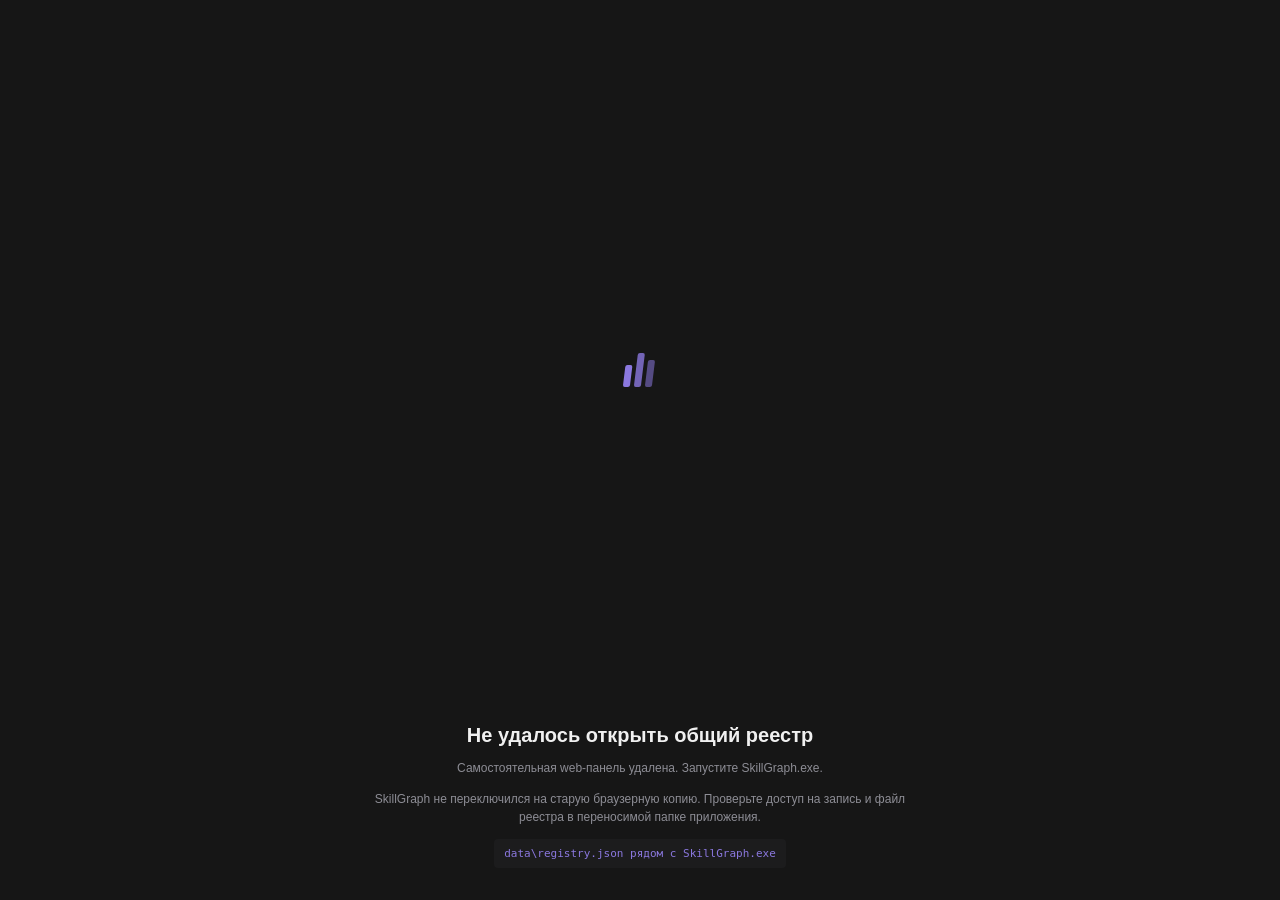
<file: index.html>
<!doctype html>
<html lang="ru" data-theme="dark">
<head>
  <meta charset="utf-8">
  <meta name="viewport" content="width=device-width, initial-scale=1">
  <meta name="description" content="SkillGraph — локальный реестр скиллов и цепочек зависимостей">
  <title>SkillGraph</title>
  <link rel="icon" href="assets/application.png">
  <link rel="stylesheet" href="styles.css">
</head>
<body class="registry-loading">
  <svg class="icon-sprite" aria-hidden="true">
    <symbol id="i-graph" viewBox="0 0 24 24"><circle cx="6" cy="6" r="2.5"/><circle cx="18" cy="7" r="2.5"/><circle cx="12" cy="18" r="2.5"/><path d="m8.2 7 7.5-.1M7.5 8.2l3.3 7.4m5.7-6.4-3.2 6.5"/></symbol>
    <symbol id="i-library" viewBox="0 0 24 24"><path d="M4 4.5h4v15H4zm6 0h4v15h-4zm6.5 1 3.5-1 3.6 14.3-3.6.9z"/></symbol>
    <symbol id="i-search" viewBox="0 0 24 24"><circle cx="10.5" cy="10.5" r="6.5"/><path d="m15.5 15.5 5 5"/></symbol>
    <symbol id="i-plus" viewBox="0 0 24 24"><path d="M12 5v14M5 12h14"/></symbol>
    <symbol id="i-file" viewBox="0 0 24 24"><path d="M6 3.5h8l4 4v13H6zM14 3.5v4h4"/></symbol>
    <symbol id="i-code" viewBox="0 0 24 24"><path d="m9 7-5 5 5 5m6-10 5 5-5 5"/></symbol>
    <symbol id="i-eye" viewBox="0 0 24 24"><path d="M2.5 12s3.5-6 9.5-6 9.5 6 9.5 6-3.5 6-9.5 6-9.5-6-9.5-6Z"/><circle cx="12" cy="12" r="2.5"/></symbol>
    <symbol id="i-panel" viewBox="0 0 24 24"><rect x="3" y="4" width="18" height="16" rx="1"/><path d="M15 4v16"/></symbol>
    <symbol id="i-sun" viewBox="0 0 24 24"><circle cx="12" cy="12" r="4"/><path d="M12 2v2m0 16v2M4.9 4.9l1.4 1.4m11.4 11.4 1.4 1.4M2 12h2m16 0h2M4.9 19.1l1.4-1.4M17.7 6.3l1.4-1.4"/></symbol>
    <symbol id="i-moon" viewBox="0 0 24 24"><path d="M20.3 15.3A8.8 8.8 0 0 1 8.7 3.7 9 9 0 1 0 20.3 15.3Z"/></symbol>
    <symbol id="i-project" viewBox="0 0 24 24"><path d="M4 5h6l2 2h8v12H4z"/><path d="M8 11h8m-8 4h5"/></symbol>
    <symbol id="i-agent" viewBox="0 0 24 24"><circle cx="12" cy="7.5" r="3.5"/><path d="M5 20c.7-4.3 3-6.5 7-6.5s6.3 2.2 7 6.5M4 8H2m20 0h-2M5.5 3.5 4 2m14.5 1.5L20 2"/></symbol>
    <symbol id="i-history" viewBox="0 0 24 24"><path d="M4 8V3m0 0h5M4.5 6.5A9 9 0 1 1 3 14"/><path d="M12 7v5l3 2"/></symbol>
    <symbol id="i-more" viewBox="0 0 24 24"><circle cx="5" cy="12" r="1"/><circle cx="12" cy="12" r="1"/><circle cx="19" cy="12" r="1"/></symbol>
    <symbol id="i-x" viewBox="0 0 24 24"><path d="m6 6 12 12M18 6 6 18"/></symbol>
    <symbol id="i-save" viewBox="0 0 24 24"><path d="M5 4h12l2 2v14H5zM8 4v6h8V4M8 20v-7h8v7"/></symbol>
    <symbol id="i-import" viewBox="0 0 24 24"><path d="M12 3v12m0 0-4-4m4 4 4-4M4 19h16"/></symbol>
    <symbol id="i-trash" viewBox="0 0 24 24"><path d="M4 7h16M9 7V4h6v3m3 0-1 13H7L6 7m4 4v5m4-5v5"/></symbol>
    <symbol id="i-star" viewBox="0 0 24 24"><path d="m12 3 2.7 5.5 6 .9-4.3 4.2 1 6-5.4-2.9-5.4 2.9 1-6-4.3-4.2 6-.9z"/></symbol>
    <symbol id="i-pencil" viewBox="0 0 24 24"><path d="m4 20 4.5-1 10-10-3.5-3.5-10 10zM13.5 6.5 16 4l4 4-2.5 2.5"/></symbol>
    <symbol id="i-link" viewBox="0 0 24 24"><path d="M9.5 14.5 14.5 9.5M7.5 17.5l-1 1a3.5 3.5 0 0 1-5-5l3-3a3.5 3.5 0 0 1 5 0m7-4 1-1a3.5 3.5 0 0 1 5 5l-3 3a3.5 3.5 0 0 1-5 0"/></symbol>
    <symbol id="i-copy" viewBox="0 0 24 24"><rect x="8" y="8" width="11" height="11" rx="1.5"/><path d="M16 8V5.5A1.5 1.5 0 0 0 14.5 4h-9A1.5 1.5 0 0 0 4 5.5v9A1.5 1.5 0 0 0 5.5 16H8"/></symbol>
    <symbol id="i-info" viewBox="0 0 24 24"><circle cx="12" cy="12" r="9"/><path d="M12 10v7M12 7h.01"/></symbol>
  </svg>

  <div class="registry-loader" id="registryLoader" role="status" aria-live="polite">
    <div class="brand-mark large" aria-hidden="true"><span></span><span></span><span></span></div>
    <strong>Открываем общий реестр</strong>
    <span>Проверяем единый файл данных…</span>
  </div>

  <div class="app-shell">
    <header class="titlebar">
      <div class="brand-mark" aria-hidden="true"><span></span><span></span><span></span></div>
      <div class="workspace-title"><strong>SkillGraph</strong><span>/</span><span>Локальный реестр</span></div>
      <button class="command-trigger" id="commandTrigger" type="button"><svg><use href="#i-search"/></svg><span>Найти скилл или команду…</span><kbd>Ctrl K</kbd></button>
      <div class="title-actions"><button class="icon-button explorer-toggle" id="explorerToggle" type="button" title="Показать навигатор" aria-label="Показать навигатор" aria-expanded="false"><svg><use href="#i-library"/></svg></button><button class="icon-button" id="themeToggle" type="button" title="Тёмная тема" aria-label="Тёмная тема"><svg><use href="#i-moon"/></svg></button><button class="icon-button" id="panelToggle" type="button" title="Скрыть инспектор"><svg><use href="#i-panel"/></svg></button></div>
      <div class="window-controls"><button id="windowMinimize" type="button" aria-label="Свернуть">─</button><button id="windowMaximize" type="button" aria-label="Развернуть">□</button><button id="windowClose" class="close" type="button" aria-label="Закрыть">×</button></div>
    </header>

    <aside class="ribbon">
      <nav><button class="ribbon-button active" data-nav="workspace" type="button" title="Редактор"><svg><use href="#i-file"/></svg></button><button class="ribbon-button" data-nav="graph" type="button" title="Граф"><svg><use href="#i-graph"/></svg></button><button class="ribbon-button" data-nav="library" type="button" title="Библиотека"><svg><use href="#i-library"/></svg></button><button class="ribbon-button" data-nav="projects" type="button" title="Проекты"><svg><use href="#i-project"/></svg></button><button class="ribbon-button" data-nav="agents" type="button" title="Агенты"><svg><use href="#i-agent"/></svg></button><button class="ribbon-button" data-nav="history" type="button" title="История"><svg><use href="#i-history"/></svg></button></nav>
      <button class="ribbon-button" id="quickAdd" type="button" title="Новый скилл"><svg><use href="#i-plus"/></svg></button>
    </aside>

    <aside class="explorer">
      <div class="explorer-header">
        <div class="pane-heading"><span>Навигатор</span><div class="navigator-actions"><button class="mini-button" id="addSkill" type="button" title="Новый скилл" aria-label="Новый скилл"><svg><use href="#i-plus"/></svg></button><button class="mini-button" id="importSkill" type="button" title="Импортировать Markdown или JSON" aria-label="Импортировать Markdown или JSON"><svg><use href="#i-import"/></svg></button><button class="mini-button" id="exportRegistry" type="button" title="Экспортировать реестр" aria-label="Экспортировать реестр"><svg><use href="#i-more"/></svg></button></div></div>
        <label class="local-search"><svg><use href="#i-search"/></svg><input id="skillSearch" type="search" placeholder="Фильтр скиллов" autocomplete="off"></label>
        <div class="registry-scope" role="group" aria-label="Область реестра"><button class="active" data-registry-scope="global" type="button">Общий реестр</button><button data-registry-scope="project" type="button">Проект</button></div>
      </div>
      <div class="explorer-scroll">
        <section class="tree-section" id="favoriteSection"><button class="tree-label" data-tree="favorites" type="button" aria-expanded="true"><span class="chevron">⌄</span> Избранное <span class="count" id="favoriteCount">0</span></button><div class="skill-list" id="favoriteSkills"></div></section>
        <div id="customSkillGroups"></div>
        <button class="tree-add group-create" id="addSkillGroup" type="button">+ Создать группу</button>
        <section class="tree-section" id="allSkillsSection"><button class="tree-label" data-tree="skills" type="button" aria-expanded="true"><span class="chevron">⌄</span> <span id="skillsTreeLabelText">Все скиллы</span> <span class="count" id="allCount">0</span></button><div class="skill-list" id="allSkills"></div></section>
        <section class="tree-section compact"><button class="tree-label" data-tree="projects" type="button" aria-expanded="true"><span class="chevron">⌄</span> Проекты <span class="count" id="projectCount">0</span></button><div id="projectList"></div><button class="tree-add" id="addProject" type="button">+ Добавить проект</button></section>
      </div>
    </aside>
    <div class="pane-resizer explorer-resizer" id="explorerResizer" title="Изменить ширину навигатора"></div>

    <main class="workspace">
      <div class="tabs" id="workspaceTabs" role="tablist" aria-label="Открытые вкладки"><div id="skillTabs"></div><button class="tab utility-tab" data-view="graph" role="tab" type="button"><svg><use href="#i-graph"/></svg><span>Граф зависимостей</span></button><button class="tab utility-tab" data-view="projects" role="tab" type="button"><svg><use href="#i-project"/></svg><span>Контекст проекта</span></button><button class="tab utility-tab" data-view="agents" role="tab" type="button"><svg><use href="#i-agent"/></svg><span>Агенты</span></button></div>

      <section class="view active" id="view-workspace">
        <div class="view-toolbar"><div class="breadcrumbs"><span>skills</span><b>/</b><span id="crumbNamespace">—</span><b>/</b><strong id="crumbFile">ничего не открыто</strong></div><div class="toolbar-actions"><button class="secondary-button" id="saveSkill" type="button" disabled><svg><use href="#i-save"/></svg> Сохранить <kbd>Ctrl S</kbd></button><div class="segmented"><button class="active" data-editor-mode="source" type="button"><svg><use href="#i-code"/></svg> Код</button><button data-editor-mode="preview" type="button"><svg><use href="#i-eye"/></svg> Просмотр</button></div></div></div>
        <div class="editor-wrap" id="editorWrap"><div class="editor-gutter" id="editorGutter"></div><textarea class="source-editor" id="sourceEditor" spellcheck="false" disabled></textarea><article class="markdown-preview" id="markdownPreview" hidden></article><div class="empty-state" id="editorEmpty"><div class="brand-mark large"><span></span><span></span><span></span></div><h2>Реестр пока пуст</h2><p>Создайте первый скилл вручную или импортируйте готовый файл Markdown/JSON.</p><div><button class="primary-button open-add" type="button">Создать скилл</button><button class="secondary-button open-import" type="button">Импортировать</button></div></div></div>
      </section>

      <section class="view" id="view-graph">
        <div class="view-toolbar"><div class="toolbar-title"><strong>Граф зависимостей</strong><span class="graph-stats" id="graphStats"><span id="graphStatsPrimary">0 скиллов · 0 изображений</span><span id="graphStatsSecondary">0 связей · общий</span></span></div><div class="graph-actions"><div class="graph-search" id="graphSearch"><button class="secondary-button graph-tool-button" id="graphSearchButton" type="button" title="Найти скилл" aria-label="Найти скилл на графе" aria-haspopup="true" aria-expanded="false"><svg><use href="#i-search"/></svg></button><div class="graph-search-popover" id="graphSearchPopover" hidden><label><svg><use href="#i-search"/></svg><input id="graphSearchInput" type="search" autocomplete="off" placeholder="Название, ID или тег"></label><div id="graphSearchResults" role="listbox"></div><small>Enter — приблизить к найденному скиллу</small></div></div><div class="graph-info" id="graphInfo"><button class="secondary-button graph-info-button" id="graphInfoButton" type="button" title="Типы связей" aria-label="Показать описание типов связей" aria-haspopup="true" aria-expanded="false"><svg><use href="#i-info"/></svg></button><div class="graph-info-popover" id="graphInfoPopover" role="tooltip" hidden><strong>Типы связей</strong><span><i class="edge required"></i><span><b>Требует</b><small>Скилл зависит от целевого узла.</small></span></span><span><i class="edge extends"></i><span><b>Расширяет</b><small>Скилл дополняет возможности целевого узла.</small></span></span><span><i class="edge recommends"></i><span><b>Рекомендует</b><small>Необязательная, но полезная связь.</small></span></span></div></div><button class="secondary-button" id="startLinkButton" type="button"><svg><use href="#i-link"/></svg> Создать связь</button><div class="zoom-controls"><button id="zoomOut" type="button">−</button><button id="zoomLabel" type="button" title="Вписать граф">100%</button><button id="zoomIn" type="button">+</button></div></div></div>
        <div class="graph-canvas" id="graphCanvas"><svg id="graphSvg" viewBox="0 0 1200 800"><defs><marker id="arrow" markerWidth="8" markerHeight="8" refX="7" refY="3" orient="auto"><path d="M0,0 L0,6 L8,3 z"/></marker></defs><g id="graphViewport"><g class="graph-links" id="graphLinks"></g><g id="graphNodes"></g></g></svg><div class="empty-state compact" id="graphEmpty"><h2>Граф появится здесь</h2><p>Добавьте скиллы и укажите зависимости в Markdown.</p></div><div class="graph-hint" id="graphHint">Узлы можно уносить далеко за экран · тяните фон для перемещения · нажмите процент, чтобы показать всё</div><div class="graph-context-menu" id="graphContextMenu" hidden><header><strong id="graphContextTitle">Скилл</strong><code id="graphContextId"></code></header><button data-graph-action="edit" type="button"><svg><use href="#i-pencil"/></svg> Открыть в редакторе</button><button data-graph-action="rename" type="button"><svg><use href="#i-file"/></svg> Переименовать</button><button data-graph-action="link" type="button"><svg><use href="#i-link"/></svg> Создать связь отсюда</button></div></div>
      </section>

      <section class="view" id="view-projects"><div class="view-toolbar"><div class="toolbar-title"><strong id="projectTitle">Проекты</strong><span id="projectSubtitle">Связывайте проекты с цепочками скиллов</span></div><div class="toolbar-actions"><button class="secondary-button" id="openIntegrations" type="button"><svg><use href="#i-link"/></svg> AI-подключения <span class="connection-summary" id="connectionSummary">0/2</span></button><div class="project-actions-menu" id="projectActions" hidden><button class="secondary-button" id="projectActionsButton" type="button" aria-haspopup="menu" aria-expanded="false" aria-controls="projectActionsDropdown"><svg><use href="#i-more"/></svg> Действия</button><div class="project-actions-dropdown" id="projectActionsDropdown" role="menu" hidden><button id="editProject" role="menuitem" type="button"><svg><use href="#i-pencil"/></svg><span>Редактировать</span></button><button class="danger-action" id="deleteProject" role="menuitem" type="button"><svg><use href="#i-trash"/></svg><span>Удалить</span></button></div></div><button class="primary-button" id="resolveButton" type="button" disabled>Пересобрать контекст</button></div></div><div class="project-content" id="projectContent"></div></section>

      <section class="view" id="view-agents"><div class="view-toolbar agents-toolbar"><div class="toolbar-title"><strong>Агенты</strong><span id="agentsStats">0 агентов</span></div><div class="toolbar-actions"><div class="agent-project-picker"><span>Проект</span><div class="agent-project-menu" id="agentProjectMenu"><button class="agent-project-trigger" id="agentProjectButton" type="button" aria-haspopup="listbox" aria-expanded="false" aria-controls="agentProjectDropdown"><span id="agentProjectLabel">Нет проектов</span><i aria-hidden="true"></i></button><div class="agent-project-dropdown" id="agentProjectDropdown" role="listbox" hidden></div></div></div><div class="segmented agent-mode-tabs" id="agentModeTabs" aria-label="Режим раздела агентов"><button class="active" data-agent-mode="profiles" type="button">Профили</button><button data-agent-mode="route" type="button">Маршрут</button><button data-agent-mode="routing" type="button">Роутер</button><button data-agent-mode="execution" type="button">Исполнение</button><button data-agent-mode="handoffs" type="button">Handoff</button><button data-agent-mode="audit" type="button">Аудит</button><button data-agent-mode="runtime" type="button">Runtime</button><button data-agent-mode="evaluation" type="button">Оценка</button></div><button class="primary-button" id="addAgent" type="button"><svg><use href="#i-plus"/></svg><span>Новый агент</span></button></div></div><div class="agents-layout"><aside class="agent-list" id="agentList"></aside><main class="agent-content" id="agentContent"></main></div></section>

      <section class="view" id="view-library"><div class="view-toolbar"><div class="toolbar-title"><strong>Библиотека</strong><span id="libraryStats">0 скиллов</span></div><div class="toolbar-actions library-actions"><button class="secondary-button" id="importSkillFolder" type="button">Папка</button><button class="secondary-button" id="importSkillArchive" type="button">Архив</button><button class="secondary-button" id="openSources" type="button">Источники</button><button class="secondary-button open-import" type="button">Файлы</button><button class="primary-button open-add" type="button">Новый скилл</button></div></div><div class="library-grid" id="libraryGrid"></div></section>

      <section class="view" id="view-history"><div class="view-toolbar"><div class="toolbar-title"><strong>История сохранений</strong><span id="historySkillName">Скилл не выбран</span></div><button class="secondary-button" id="compareVersions" type="button" disabled>Сравнить последние</button></div><div class="timeline" id="timeline"></div></section>
    </main>

    <aside class="inspector"><div class="pane-heading"><span>Свойства</span><button class="mini-button" id="closeInspector" type="button" title="Скрыть инспектор"><svg><use href="#i-x"/></svg></button></div><div class="inspector-scroll" id="inspectorContent"><div class="empty-inspector">Выберите скилл, чтобы увидеть свойства.</div></div></aside>
    <div class="pane-resizer inspector-resizer" id="inspectorResizer" title="Изменить ширину инспектора"></div>
    <footer class="statusbar"><div><span class="sync-state"><i id="syncDot"></i> <span id="runtimeState">Локальный реестр</span></span><span id="activeProjectStatus">Нет активного проекта</span></div><div><span id="cursorPosition">Ln 1, Col 1</span><span>UTF-8</span><span>Markdown</span><span>v1.0</span></div></footer>
  </div>

  <dialog class="command-dialog" id="commandDialog"><div class="command-search"><svg><use href="#i-search"/></svg><input id="commandInput" placeholder="Введите команду или имя скилла" autocomplete="off"><button class="key-button" id="closeCommandPalette" type="button" aria-label="Закрыть поиск">Esc</button></div><div class="command-results" id="commandResults"></div></dialog>
  <dialog class="add-dialog" id="addDialog"><form method="dialog" id="addForm"><div class="modal-heading"><div><strong>Новый скилл</strong><span>Name отображается в навигаторе; ID используется в ссылках</span></div><button class="icon-button" value="cancel" type="submit" formnovalidate><svg><use href="#i-x"/></svg></button></div><label>Name скилла <span class="field-hint">обязательное отображаемое имя</span><input name="name" required placeholder="API Contract Review"></label><label>Уникальный ID <span class="field-hint">латиница, цифры и дефис</span><input name="id" required pattern="[a-z0-9-]+" placeholder="api-contract-review"></label><div class="form-grid"><label>Namespace<input name="namespace" value="local"></label><label>Версия<input name="version" value="0.1.0"></label></div><label>Описание<textarea name="description" rows="2" placeholder="Назначение скилла"></textarea></label><label>Теги<input name="tags" placeholder="api, review"></label><label>Требует <span class="field-hint">имена через запятую</span><input name="requires" placeholder="typescript-base"></label><label>Расширяет<input name="extends" placeholder="web-development"></label><label>Рекомендует<input name="recommends" placeholder="security-review"></label><div class="modal-actions"><button class="secondary-button" value="cancel" type="submit" formnovalidate>Отмена</button><button class="primary-button" value="default" type="submit">Создать</button></div></form></dialog>
  <dialog class="add-dialog" id="renameDialog"><form method="dialog" id="renameForm"><div class="modal-heading"><div><strong>Редактировать скилл</strong><span>Имя, namespace и теги синхронизируются с Markdown</span></div><button class="icon-button" value="cancel" type="submit" formnovalidate><svg><use href="#i-x"/></svg></button></div><label>Уникальный ID<input name="id" required pattern="[a-z0-9-]+"></label><label>Name<input name="name" required></label><label>Namespace<input name="namespace" required></label><label>Теги <span class="field-hint">через запятую; можно добавлять, изменять и удалять</span><input name="tags" placeholder="api, review, frontend"></label><div class="modal-actions"><button class="secondary-button" value="cancel" type="submit" formnovalidate>Отмена</button><button class="primary-button" value="default" type="submit">Сохранить свойства</button></div></form></dialog>
  <dialog class="add-dialog" id="saveVersionDialog"><form method="dialog" id="saveVersionForm"><div class="modal-heading"><div><strong>Сохранить изменения</strong><span id="saveVersionCurrent">Текущая версия</span></div><button class="icon-button" value="cancel" type="submit" formnovalidate><svg><use href="#i-x"/></svg></button></div><label>Новая версия <span class="field-hint">предлагается после изменения файла</span><input name="version" required pattern="[0-9]+\.[0-9]+\.[0-9]+([+-][0-9A-Za-z.-]+)?" placeholder="1.0.1"></label><div class="modal-actions"><button class="secondary-button" value="keep" type="submit">Без изменения версии</button><button class="primary-button" value="update" type="submit">Сохранить новую версию</button></div></form></dialog>
  <dialog class="add-dialog" id="projectDialog"><form method="dialog" id="projectForm"><div class="modal-heading"><div><strong>Новый проект</strong><span>Выберите папку проекта на компьютере</span></div><button class="icon-button" value="cancel" type="submit" formnovalidate><svg><use href="#i-x"/></svg></button></div><label>Название<input name="name" required placeholder="Мой проект"></label><label class="color-field">Цвет метки<div class="project-color-control"><input name="color" type="color" value="#8b6dde" aria-label="Выбрать цвет"><input class="project-color-value" data-color-value type="text" value="#8B6DDE" maxlength="7" pattern="#[0-9A-Fa-f]{6}" aria-label="HEX-код цвета"><button class="secondary-button color-copy-button" data-copy-color type="button" title="Копировать цвет" aria-label="Копировать цвет"><svg><use href="#i-copy"/></svg></button></div></label><label>Папка проекта<input name="location" id="projectLocation" required readonly placeholder="Папка не выбрана"><button class="file-picker-button" id="chooseProjectLocation" type="button"><svg><use href="#i-project"/></svg> Выбрать папку…</button></label><label>Описание<textarea name="description" rows="3"></textarea></label><div class="modal-actions"><button class="secondary-button" value="cancel" type="submit" formnovalidate>Отмена</button><button class="primary-button" value="default" type="submit">Добавить проект</button></div></form></dialog>
  <dialog class="add-dialog" id="projectEditDialog"><form method="dialog" id="projectEditForm"><div class="modal-heading"><div><strong>Редактировать проект</strong><span>Измените название, цвет и описание проекта</span></div><button class="icon-button" value="cancel" type="submit" formnovalidate><svg><use href="#i-x"/></svg></button></div><label>Название<input name="name" required placeholder="Мой проект"></label><label class="color-field">Цвет метки<div class="project-color-control"><input name="color" type="color" value="#8b6dde" aria-label="Выбрать цвет"><input class="project-color-value" data-color-value type="text" value="#8B6DDE" maxlength="7" pattern="#[0-9A-Fa-f]{6}" aria-label="HEX-код цвета"><button class="secondary-button color-copy-button" data-copy-color type="button" title="Копировать цвет" aria-label="Копировать цвет"><svg><use href="#i-copy"/></svg></button></div></label><label>Папка проекта<input name="location" readonly></label><label>Описание<textarea name="description" rows="5" placeholder="Кратко опишите назначение проекта"></textarea></label><div class="modal-actions"><button class="secondary-button" value="cancel" type="submit" formnovalidate>Отмена</button><button class="primary-button" value="default" type="submit">Сохранить</button></div></form></dialog>
  <dialog class="add-dialog small-dialog" id="skillGroupDialog"><form method="dialog" id="skillGroupForm"><div class="modal-heading"><div><strong id="skillGroupDialogTitle">Новая группа</strong><span>Скиллы остаются в общем реестре и не копируются</span></div><button class="icon-button" value="cancel" type="submit" formnovalidate><svg><use href="#i-x"/></svg></button></div><input name="id" type="hidden"><label>Название группы<input name="name" required maxlength="50" placeholder="Frontend"></label><div class="modal-actions split-actions"><button class="danger-button text-button" id="deleteSkillGroup" type="button" hidden>Удалить группу</button><span></span><button class="secondary-button" value="cancel" type="submit" formnovalidate>Отмена</button><button class="primary-button" value="default" type="submit">Сохранить</button></div></form></dialog>
  <dialog class="add-dialog binding-dialog" id="bindingDialog"><form method="dialog" id="bindingForm"><div class="modal-heading"><div><strong>Подключить скилл</strong><span>Зависимости подключатся автоматически</span></div><button class="icon-button" value="cancel" type="submit" formnovalidate><svg><use href="#i-x"/></svg></button></div><div class="binding-list-label"><span>Скилл</span><div class="binding-search"><svg><use href="#i-search"/></svg><input id="bindingSkillSearch" type="search" placeholder="Поиск по имени, ID, описанию или тегам" autocomplete="off"></div><div class="binding-skill-list" id="bindingSkill" role="listbox" aria-label="Выберите скилл"></div><input id="bindingSkillValue" name="skill" type="hidden" required></div><div class="modal-actions"><button class="secondary-button" value="cancel" type="submit" formnovalidate>Отмена</button><button class="primary-button" value="default" type="submit">Подключить</button></div></form></dialog>

  <dialog class="add-dialog registry-import-dialog" id="registryImportDialog"><form method="dialog" id="registryImportForm"><div class="modal-heading"><div><strong>Импортировать реестр</strong><span>Выберите безопасный режим загрузки JSON</span></div><button class="icon-button" value="cancel" type="submit" formnovalidate><svg><use href="#i-x"/></svg></button></div><div class="registry-import-summary" id="registryImportSummary"></div><fieldset class="registry-import-modes"><legend>Режим импорта</legend><label><input type="radio" name="mode" value="merge" checked><span><strong>Объединить</strong><small>Добавить новые записи и обновить совпадающие ID</small></span></label><label><input type="radio" name="mode" value="replace"><span><strong>Заменить общий реестр</strong><small>Полностью восстановить реестр из выбранного файла</small></span></label></fieldset><div class="modal-actions"><button class="secondary-button" value="cancel" type="submit" formnovalidate>Отмена</button><button class="primary-button" value="default" type="submit">Импортировать</button></div></form></dialog>
  <dialog class="add-dialog" id="relationDialog"><form method="dialog" id="relationForm"><div class="modal-heading"><div><strong>Новая связь</strong><span id="relationSummary">Источник → цель</span></div><button class="icon-button" value="cancel" type="submit" formnovalidate><svg><use href="#i-x"/></svg></button></div><input name="source" type="hidden"><input name="target" type="hidden"><label>Тип связи<select name="type"><option value="requires">Требует</option><option value="extends">Расширяет</option><option value="recommends">Рекомендует</option></select></label><label>Диапазон версии<input name="range" value="*" placeholder="^1.0.0"></label><div class="modal-actions"><button class="secondary-button" value="cancel" type="submit" formnovalidate>Отмена</button><button class="primary-button" value="default" type="submit">Создать линию</button></div></form></dialog>
  <dialog class="add-dialog agent-dialog" id="agentDialog"><form method="dialog" id="agentForm"><div class="modal-heading"><div><strong id="agentDialogTitle">Новый агент</strong><span>Роль, маршрутизация и разрешения</span></div><button class="icon-button" value="cancel" type="submit" formnovalidate><svg><use href="#i-x"/></svg></button></div><input name="id" type="hidden"><label>Имя агента<input name="name" required maxlength="80" placeholder="Frontend Agent"></label><label>Роль<input name="role" required maxlength="120" placeholder="Разработка интерфейса"></label><div class="form-grid"><label>Провайдер<select name="provider"><option value="codex">Codex</option><option value="cursor">Cursor</option><option value="claude">Claude</option><option value="copilot">Copilot</option><option value="local">Локальная модель</option><option value="custom">Другой</option></select></label><label>Статус<select name="status"><option value="active">Активен</option><option value="paused">Приостановлен</option><option value="draft">Черновик</option></select></label></div><label class="color-field">Цвет агента<div class="project-color-control"><input name="color" type="color" value="#8b6dde" aria-label="Выбрать цвет агента"><input class="project-color-value" data-color-value type="text" value="#8B6DDE" maxlength="7" pattern="#[0-9A-Fa-f]{6}" aria-label="HEX-код цвета агента"><button class="secondary-button color-copy-button" data-copy-color type="button" title="Копировать цвет" aria-label="Копировать цвет"><svg><use href="#i-copy"/></svg></button></div></label><label>Описание<textarea name="description" rows="3" placeholder="Зона ответственности агента"></textarea></label><fieldset class="agent-routing-settings"><legend>Маршрутизация</legend><label>Ключевые слова<input name="routingKeywords" placeholder="frontend, интерфейс, css"></label><label>Теги скиллов<input name="routingTags" placeholder="ui, testing"></label><div class="form-grid"><label>Приоритет<input name="routingPriority" type="number" min="0" max="100" value="50"></label><label class="check-line"><input name="routingFallback" type="checkbox"> Fallback-агент</label></div></fieldset><fieldset class="agent-permissions"><legend>Разрешения</legend><label><input name="permissionRead" type="checkbox" checked> Чтение</label><label><input name="permissionCreate" type="checkbox"> Создание</label><label><input name="permissionEdit" type="checkbox"> Изменение</label><label><input name="permissionRelations" type="checkbox"> Связи</label><label><input name="permissionDelete" type="checkbox"> Удаление</label><label><input name="trustedOnly" type="checkbox" checked> Только доверенные источники</label></fieldset><div class="modal-actions"><button class="secondary-button" value="cancel" type="submit" formnovalidate>Отмена</button><button class="primary-button" value="default" type="submit">Сохранить агента</button></div></form></dialog>
  <dialog class="add-dialog agent-binding-dialog" id="agentSkillsDialog"><form method="dialog" id="agentSkillsForm"><div class="modal-heading"><div><strong>Скиллы агента</strong><span id="agentSkillsSummary">Корневые скиллы</span></div><button class="icon-button" value="cancel" type="submit" formnovalidate><svg><use href="#i-x"/></svg></button></div><label class="dialog-search"><svg><use href="#i-search"/></svg><input id="agentSkillSearch" type="search" placeholder="Найти скилл"></label><div class="binding-skill-list" id="agentSkillsList"></div><div class="modal-actions"><button class="secondary-button" value="cancel" type="submit" formnovalidate>Отмена</button><button class="primary-button" value="default" type="submit">Применить</button></div></form></dialog>
  <dialog class="add-dialog agent-binding-dialog" id="projectAgentsDialog"><form method="dialog" id="projectAgentsForm"><div class="modal-heading"><div><strong>Агенты проекта</strong><span id="projectAgentsSummary">Назначьте исполнителей</span></div><button class="icon-button" value="cancel" type="submit" formnovalidate><svg><use href="#i-x"/></svg></button></div><div class="binding-skill-list" id="projectAgentsList"></div><div class="modal-actions"><button class="secondary-button" value="cancel" type="submit" formnovalidate>Отмена</button><button class="primary-button" value="default" type="submit">Применить</button></div></form></dialog>
  <dialog class="add-dialog remote-source-dialog" id="sourceDialog"><form method="dialog" id="sourceForm"><div class="modal-heading"><div><strong>Удалённые источники</strong><span>Подключите GitHub, GitLab или сервер реестра скиллов</span></div><button class="icon-button" value="cancel" type="submit" formnovalidate><svg><use href="#i-x"/></svg></button></div><div class="remote-source-list" id="remoteSourceList"></div><div class="remote-source-fields"><label>Тип источника<select name="type" id="sourceType"><option value="git">GitHub / GitLab</option><option value="http-json">Удалённый сервер HTTP/JSON</option></select></label><label>Название<input name="name" required placeholder="Командный реестр"></label><label id="sourceEndpointLabel">Ссылка на репозиторий<input name="endpoint" type="url" required placeholder="https://github.com/owner/skills"></label><div class="form-grid" id="gitSourceOptions"><label>Ветка <span class="field-hint">необязательно</span><input name="branch" placeholder="main"></label><label>Папка со скиллами <span class="field-hint">необязательно</span><input name="path" placeholder="skills"></label></div><label>Access token <span class="field-hint" id="sourceTokenHint">только для этого запроса</span><input name="token" type="password" autocomplete="off" placeholder="Для закрытого источника"></label></div><p class="dialog-note" id="sourceDialogNote">Поддерживаются публичные и приватные репозитории GitHub/GitLab. Токен передаётся только API провайдера и не сохраняется. Репозиторий не клонируется.</p><div class="modal-actions"><button class="secondary-button" value="cancel" type="submit" formnovalidate>Отмена</button><button class="primary-button" value="default" type="submit">Подключить и прочитать</button></div></form></dialog>
  <dialog class="add-dialog integration-dialog" id="integrationDialog"><div class="modal-heading"><div><strong>AI-подключения</strong><span>Проверяется конфигурация, путь к коннектору и MCP-handshake</span></div><button class="icon-button" id="closeIntegrations" type="button" aria-label="Закрыть"><svg><use href="#i-x"/></svg></button></div><div class="integration-list" id="integrationList"></div><div class="modal-actions"><button class="secondary-button" id="refreshIntegrations" type="button">Проверить снова</button><button class="primary-button" id="doneIntegrations" type="button">Готово</button></div></dialog>
  <dialog class="diff-dialog" id="diffDialog"><div class="modal-heading"><div><strong>Сравнение последних сохранений</strong><span id="diffSubtitle">Текущая версия → предыдущая</span></div><button class="icon-button" id="closeDiff" type="button" aria-label="Закрыть сравнение"><svg><use href="#i-x"/></svg></button></div><div class="diff-summary" id="diffSummary"></div><div class="diff-table" id="diffTable" role="table" aria-label="Изменённые строки"></div><div class="modal-actions"><button class="primary-button" id="doneDiff" type="button">Закрыть</button></div></dialog>
  <dialog class="image-preview-dialog" id="imagePreviewDialog"><div class="modal-heading"><div><strong id="imagePreviewTitle">Изображение</strong><span id="imagePreviewPath"></span></div><button class="icon-button" id="closeImagePreview" type="button" aria-label="Закрыть"><svg><use href="#i-x"/></svg></button></div><div class="image-preview-stage"><img id="imagePreview" alt=""></div></dialog>
  <input id="importInput" type="file" accept=".md,.markdown,.json,text/markdown,application/json" multiple hidden>
  <input id="registryImportInput" type="file" accept=".json,application/json" hidden>
  <input id="skillFolderInput" type="file" webkitdirectory directory multiple hidden>
  <input id="projectDirectoryInput" type="file" webkitdirectory directory multiple hidden>
  <div class="toast" id="toast" role="status" aria-live="polite"></div>
  <script src="agent-run-layout.js"></script>
  <script src="app.js"></script>
</body>
</html>
</file>
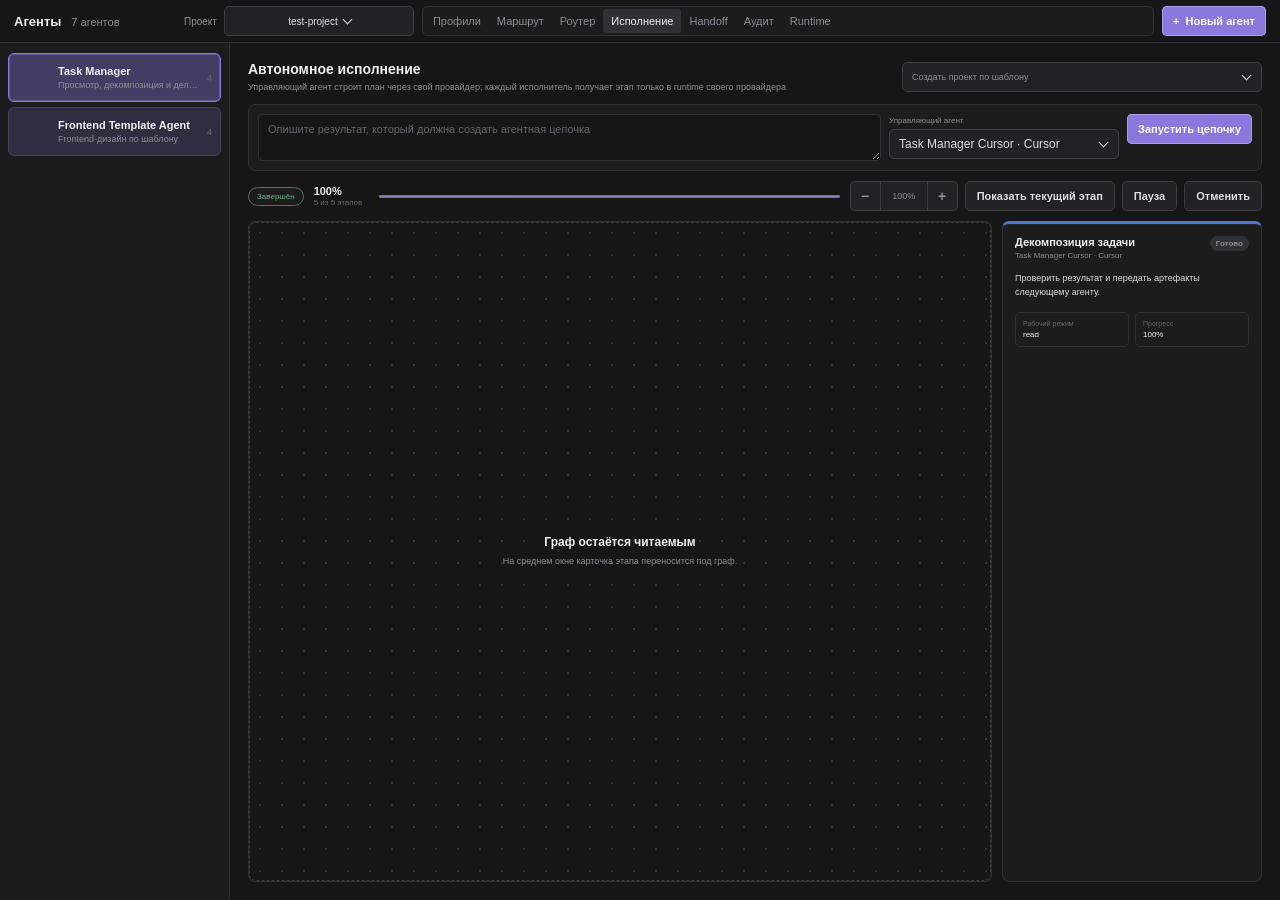
<file: tools/fixtures/execution-responsive.html>
<!doctype html>
<html lang="ru">
<head>
  <meta charset="utf-8">
  <meta name="viewport" content="width=device-width,initial-scale=1">
  <title>SkillGraph execution responsive fixture</title>
  <link rel="stylesheet" href="../../styles.css">
  <style>
    body { display:grid; min-height:100vh; }
    #view-agents { display:flex; min-height:100vh; }
    .agents-layout { min-height:0; }
  </style>
</head>
<body>
  <section class="view active" id="view-agents">
    <div class="view-toolbar agents-toolbar">
      <div class="toolbar-title"><strong>Агенты</strong><span>7 агентов</span></div>
      <div class="toolbar-actions">
        <div class="agent-project-picker"><span>Проект</span><div class="agent-project-menu"><button class="agent-project-trigger"><span>test-project</span><i></i></button></div></div>
        <div class="segmented agent-mode-tabs"><button>Профили</button><button>Маршрут</button><button>Роутер</button><button class="active">Исполнение</button><button>Handoff</button><button>Аудит</button><button>Runtime</button></div>
        <button class="primary-button" id="addAgent">+ <span>Новый агент</span></button>
      </div>
    </div>
    <div class="agents-layout">
      <aside class="agent-list">
        <button class="agent-list-row active"><span class="agent-avatar"></span><span><strong>Task Manager</strong><small>Просмотр, декомпозиция и делегирование</small></span><span class="count">4</span></button>
        <button class="agent-list-row"><span class="agent-avatar"></span><span><strong>Frontend Template Agent</strong><small>Frontend-дизайн по шаблону</small></span><span class="count">4</span></button>
      </aside>
      <main class="agent-content">
        <section class="agent-execution">
          <header class="run-toolbar"><div><strong>Автономное исполнение</strong><span>Управляющий агент строит план через свой провайдер; каждый исполнитель получает этап только в runtime своего провайдера</span></div><div class="run-selector"><div class="custom-select"><button class="custom-select-trigger"><span class="custom-select-value">Создать проект по шаблону</span><i></i></button></div></div></header>
          <form class="run-create"><textarea rows="2" placeholder="Опишите результат, который должна создать агентная цепочка"></textarea><label><span>Управляющий агент</span><div class="custom-select"><button class="custom-select-trigger"><span class="custom-select-value">Task Manager Cursor · Cursor</span><i></i></button></div></label><button class="primary-button">Запустить цепочку</button></form>
          <div class="run-summary"><span class="run-status completed">Завершён</span><div class="run-progress-copy"><strong>100%</strong><span>5 из 5 этапов</span></div><progress max="100" value="100"></progress><div class="run-summary-controls"><div class="run-zoom"><button>−</button><span>100%</span><button>+</button></div><button class="secondary-button">Показать текущий этап</button><button class="secondary-button">Пауза</button><button class="secondary-button danger-action">Отменить</button></div></div>
          <div class="run-workspace">
            <div class="run-swimlane"><div class="run-empty"><strong>Граф остаётся читаемым</strong><span>На среднем окне карточка этапа переносится под граф.</span></div></div>
            <aside class="run-task-detail" style="--agent-color:#4878df"><header><div><strong>Декомпозиция задачи</strong><span>Task Manager Cursor · Cursor</span></div><b>Готово</b></header><p>Проверить результат и передать артефакты следующему агенту.</p><dl><div><dt>Рабочий режим</dt><dd>read</dd></div><div><dt>Прогресс</dt><dd>100%</dd></div></dl></aside>
          </div>
        </section>
      </main>
    </div>
  </section>
</body>
</html>
</file>
<file: styles.css>
:root {
  color-scheme: dark;
  --bg: #161616;
  --panel: #1c1c1d;
  --panel-raised: #222224;
  --panel-hover: #29292c;
  --panel-active: #303035;
  --border: #303034;
  --border-strong: #3d3d42;
  --text: #dedede;
  --text-strong: #f0f0f0;
  --muted: #8d8d95;
  --faint: #66666d;
  --accent: #8b78df;
  --accent-soft: rgba(139,120,223,.16);
  --blue: #6f9fd8;
  --green: #69ae8a;
  --orange: #c79160;
  --danger: #cf6d76;
  --danger-soft: rgba(207,109,118,.12);
  --control-bg: #222224;
  --control-bg-hover: #29292c;
  --control-bg-active: #303035;
  --control-border: #3d3d42;
  --control-height: 30px;
  --control-radius: 5px;
  --focus-ring: 0 0 0 2px rgba(139,120,223,.24);
  --shadow: 0 16px 50px rgba(0,0,0,.32);
  --radius: 6px;
  font-family: Inter, ui-sans-serif, -apple-system, BlinkMacSystemFont, "Segoe UI", sans-serif;
}

html[data-theme="light"] {
  color-scheme: light;
  --bg: #f3f3f2;
  --panel: #fafaf9;
  --panel-raised: #ffffff;
  --panel-hover: #ededeb;
  --panel-active: #e4e3e2;
  --border: #ddddda;
  --border-strong: #cac9c6;
  --text: #3f3f43;
  --text-strong: #232326;
  --muted: #77777d;
  --faint: #a2a2a5;
  --accent: #705cc5;
  --accent-soft: rgba(112,92,197,.12);
  --danger-soft: rgba(207,109,118,.1);
  --control-bg: #ffffff;
  --control-bg-hover: #ededeb;
  --control-bg-active: #e4e3e2;
  --control-border: #cac9c6;
  --focus-ring: 0 0 0 2px rgba(112,92,197,.2);
  --shadow: 0 16px 45px rgba(30,30,30,.16);
}

* { box-sizing: border-box; }
::selection { background:color-mix(in srgb,var(--accent) 42%,transparent); color:var(--text-strong); }
*::-webkit-scrollbar-button { display: none; width: 0; height: 0; }
html, body { margin: 0; width:100%; height:100%; min-width:0; min-height:0; overflow:hidden; background:var(--bg); color:var(--text); }
button, input, textarea { font: inherit; color: inherit; }
button { border: 0; }
svg { width: 18px; height: 18px; fill: none; stroke: currentColor; stroke-width: 1.7; stroke-linecap: round; stroke-linejoin: round; }
.icon-sprite { position: absolute; width: 0; height: 0; overflow: hidden; }
.registry-loader { position:fixed; inset:0; z-index:10000; display:none; place-content:center; justify-items:center; gap:12px; background:var(--bg); color:var(--muted); }
.registry-loader strong { color:var(--text-strong); font-size:14px; }
.registry-loader > span { font-size:12px; }
body.registry-loading .registry-loader { display:grid; }
body.registry-loading .app-shell { visibility:hidden; }

.app-shell {
  --explorer-width: 248px;
  --inspector-width: 286px;
  --explorer-column-width:clamp(190px,var(--explorer-width),min(430px,24vw));
  --inspector-column-width:clamp(220px,var(--inspector-width),min(430px,28vw));
  position: relative;
  display: grid;
  grid-template-columns:46px var(--explorer-column-width) minmax(0,1fr) var(--inspector-column-width);
  grid-template-rows: 42px minmax(0,1fr) 24px;
  width:100%;
  height:100%;
  min-width:0;
  min-height:0;
  overflow:hidden;
  background: var(--bg);
  transition:grid-template-columns .22s ease;
}

.titlebar { grid-column: 1 / -1; display: flex; align-items: center; gap: 15px; padding: 0 10px 0 14px; border-bottom: 1px solid var(--border); background: var(--panel); user-select: none; }
body.desktop .titlebar { padding-right: 0; -webkit-app-region: drag; }
body.desktop .titlebar button, body.desktop .titlebar input { -webkit-app-region: no-drag; }
.brand-mark { width: 17px; height: 20px; position: relative; display: flex; align-items: end; gap: 2px; transform: skew(-7deg); }
.brand-mark span { display: block; width: 4px; border-radius: 2px; background: var(--accent); }
.brand-mark span:nth-child(1) { height: 12px; }.brand-mark span:nth-child(2) { height: 19px; opacity: .8; }.brand-mark span:nth-child(3) { height: 15px; opacity: .55; }
.workspace-title { display: flex; gap: 8px; align-items: center; min-width: 215px; font-size: 12px; color: var(--muted); }
.workspace-title strong { color: var(--text-strong); font-size: 13px; letter-spacing: .1px; }
.command-trigger { margin: 0 auto; width: min(440px, 40vw); height: 29px; display: flex; align-items: center; gap: 8px; padding: 0 8px; background: var(--panel-raised); border: 1px solid var(--border); border-radius: 5px; color: var(--muted); font-size: 12px; text-align: left; }
.command-trigger:hover { background: var(--panel-hover); border-color: var(--border-strong); }
.command-trigger svg { width: 14px; }.command-trigger span { flex: 1; }.command-trigger kbd, .command-dialog kbd { padding: 1px 5px; border: 1px solid var(--border-strong); border-radius: 4px; background: var(--panel); color: var(--faint); font: 10px ui-monospace, monospace; }
.title-actions { min-width: 215px; display: flex; justify-content: flex-end; gap: 3px; }
.title-actions .explorer-toggle { display:none; }
.window-controls { display: none; align-self: stretch; margin-left: -8px; }
body.desktop .window-controls { display: flex; -webkit-app-region: no-drag; }
.window-controls button { width: 44px; height: 100%; background: transparent; color: var(--muted); font-size: 15px; }
.window-controls button:hover { background: var(--panel-hover); color: var(--text-strong); }
.window-controls button.close:hover { background: #c94f55; color: white; }
.icon-button, .mini-button { display: inline-grid; place-items: center; background: transparent; color: var(--muted); border-radius: 4px; }
.icon-button { width: 30px; height: 30px; }.mini-button { width: 25px; height: 25px; }
.icon-button:hover, .mini-button:hover { color: var(--text-strong); background: var(--panel-hover); }
.mini-button svg { width: 15px; height: 15px; }

.ribbon { grid-row: 2; grid-column: 1; border-right: 1px solid var(--border); background: var(--panel); display: flex; flex-direction: column; justify-content: space-between; align-items: center; padding: 8px 0; }
.ribbon nav { display: flex; flex-direction: column; gap: 3px; }
.ribbon-button { position: relative; display: grid; place-items: center; width: 34px; height: 34px; background: transparent; border-radius: 5px; color: var(--muted); }
.ribbon-button:hover { background: var(--panel-hover); color: var(--text); }.ribbon-button.active { color: var(--text-strong); background: var(--accent-soft); }
.ribbon-button.active::before { content: ""; position: absolute; left: -6px; width: 2px; height: 19px; background: var(--accent); border-radius: 2px; }

.explorer { grid-row:2; grid-column:2; min-width:0; container-type:inline-size; container-name:explorer; background:var(--panel); border-right:1px solid var(--border); display:flex; flex-direction:column; }
.explorer-header { flex:0 0 auto; padding-bottom:4px; background:var(--panel); }
.pane-heading { height: 39px; padding: 0 9px 0 14px; display: flex; align-items: center; justify-content: space-between; color: var(--muted); font-size: 11px; font-weight: 600; letter-spacing: .08em; text-transform: uppercase; }
.pane-heading > div { display: flex; }
.navigator-actions { align-items:center; gap:2px; }
.navigator-actions .mini-button { flex:0 0 27px; width:27px; height:27px; }
.navigator-actions .mini-button svg { width:14px; height:14px; }
.local-search { display: flex; align-items: center; gap: 7px; margin: 0 10px 10px; height: 30px; padding: 0 8px; background: var(--bg); border: 1px solid var(--border); border-radius: 4px; color: var(--faint); }
.local-search:focus-within { border-color: var(--accent); }.local-search svg { width: 14px; }.local-search input { min-width: 0; flex: 1; border: 0; outline: 0; background: transparent; font-size: 12px; }
.explorer-scroll { flex:1 1 auto; min-height:0; }
.explorer-scroll, .inspector-scroll { overflow-y: auto; scrollbar-width: thin; scrollbar-color: var(--border-strong) transparent; }
.tree-section { padding: 3px 7px 7px; }.tree-section.compact { border-top: 1px solid var(--border); padding-top: 8px; }
.tree-section { position:relative; transition:background-color .14s ease,box-shadow .14s ease; }
.tree-section.drag-over { background:color-mix(in srgb,var(--accent) 10%,transparent); box-shadow:inset 0 0 0 1px color-mix(in srgb,var(--accent) 55%,transparent); }
.tree-section.drag-over .tree-label { color:var(--accent); }
.tree-label { display: flex; align-items: center; gap: 5px; width: 100%; height: 25px; padding: 0 5px; background: transparent; color: var(--muted); font-size: 11px; font-weight: 600; text-align: left; text-transform: uppercase; letter-spacing: .04em; }
.tree-label .count { margin-left: auto; }.chevron { font-size: 14px; transform: translateY(-1px); }
.custom-group-heading { display:flex; align-items:center; gap:2px; }.custom-group-heading .tree-label { min-width:0; }.custom-group-heading .group-edit { flex:0 0 24px; width:24px; height:24px; display:grid; place-items:center; color:var(--faint); border-radius:4px; }.custom-group-heading .group-edit:hover { color:var(--text); background:var(--panel-hover); }.custom-group-heading .group-edit svg { width:12px; height:12px; }.group-create { margin:0 12px 5px; width:calc(100% - 24px); }
.count { color: var(--faint); font-size: 10px; font-weight: 500; }
.skill-row, .project-row { display: flex; align-items: center; width: 100%; height: 29px; padding: 0 7px; gap: 8px; border-radius: 4px; background: transparent; color: var(--muted); font-size: 12px; text-align: left; white-space: nowrap; }
.skill-row:hover, .project-row:hover { background: var(--panel-hover); color: var(--text); }.skill-row.active, .project-row.active { background: var(--panel-active); color: var(--text-strong); }
.skill-row[draggable="true"] { cursor:grab; }
.skill-row[draggable="true"]:active { cursor:grabbing; }
.skill-row.dragging { opacity:.38; }
.skill-row svg { flex:0 0 14px; width:14px; height:14px; color:var(--faint); }.skill-row span:nth-child(2) { flex:1 1 auto; min-width:0; }.skill-row span:nth-child(2), .project-row span:nth-child(2) { overflow: hidden; text-overflow: ellipsis; }.skill-row .version { flex:0 0 auto; margin-left:auto; font-size:10px; color:var(--faint); }
.project-dot { flex: 0 0 auto; width: 7px; height: 7px; border-radius: 50%; background: var(--blue); }.project-dot.green { background: var(--green); }.project-dot.violet { background: var(--accent); }.project-dot.orange { background: var(--orange); }.project-row .count { margin-left: auto; }

.workspace { grid-row: 2; grid-column: 3; min-width: 0; min-height: 0; display: flex; flex-direction: column; background: var(--bg); }
.tabs { flex:0 0 42px; display:flex; align-items:flex-start; border-bottom:1px solid var(--border); background:var(--panel); overflow-x:auto; overflow-y:hidden; scrollbar-width:thin; scrollbar-color:var(--border-strong) transparent; }
.tabs::-webkit-scrollbar { display:block; height:5px; }
.tabs::-webkit-scrollbar-track { background:transparent; }
.tabs::-webkit-scrollbar-thumb { background:var(--border-strong); border-radius:4px; }
#skillTabs { display:contents; }
.tab { position:relative; flex:0 0 190px; min-width:140px; max-width:240px; height:36px; display:flex; align-items:center; gap:7px; padding:0 9px 0 12px; background:transparent; border-right:1px solid var(--border); color:var(--muted); font-size:12px; }
.tab svg { flex:0 0 auto; width:14px; }.tab > span:not(.dirty-dot) { min-width:0; flex:1; overflow:hidden; text-overflow:ellipsis; white-space:nowrap; }.tab.active { color:var(--text-strong); background:var(--bg); }.tab.active::after { content:""; position:absolute; left:0; right:0; bottom:-1px; height:1px; background:var(--bg); }.dirty-dot { flex:0 0 auto; width:5px; height:5px; border-radius:50%; background:var(--accent); }
.skill-tab { cursor:default; }
.tab-close { flex:0 0 auto; display:grid; place-items:center; width:20px; height:20px; padding:0; border-radius:4px; background:transparent; color:var(--muted); opacity:0; }
.skill-tab:hover .tab-close, .skill-tab.active .tab-close, .tab-close:focus-visible { opacity:1; }
.tab-close:hover { background:var(--panel-hover); color:var(--text-strong); }
.tab-close svg { width:12px; height:12px; }
.utility-tab { flex-basis:190px; }
.view { min-height: 0; flex: 1; display: none; flex-direction: column; }.view.active { display: flex; }
.view-toolbar { flex: 0 0 43px; display: flex; align-items: center; justify-content: space-between; gap: 15px; padding: 0 14px; border-bottom: 1px solid var(--border); background: var(--bg); }
.breadcrumbs { min-width: 0; display: flex; gap: 7px; align-items: center; color: var(--muted); font: 11px ui-monospace, SFMono-Regular, Consolas, monospace; white-space: nowrap; overflow: hidden; }.breadcrumbs b { color: var(--faint); }.breadcrumbs strong { color: var(--text); overflow: hidden; text-overflow: ellipsis; }
.segmented { display: flex; padding: 2px; background: var(--panel); border: 1px solid var(--border); border-radius: 5px; }.segmented button { display: flex; align-items: center; gap: 5px; height: 24px; padding: 0 8px; background: transparent; color: var(--muted); border-radius: 3px; font-size: 11px; }.segmented button svg { width: 13px; }.segmented button.active { background: var(--panel-active); color: var(--text-strong); }
.editor-wrap { flex: 1; min-height: 0; display: grid; grid-template-columns: 48px 1fr; overflow: hidden; background: var(--bg); }
.editor-gutter { padding: 24px 10px 40px 0; overflow: hidden; border-right: 1px solid rgba(128,128,128,.08); color: var(--faint); font: 12px/1.66 ui-monospace, SFMono-Regular, Consolas, monospace; text-align: right; white-space: pre; user-select: none; }
.source-editor { width: 100%; height: 100%; resize: none; border: 0; outline: 0; padding: 24px 26px 80px; background: transparent; color: var(--text); font: 13px/1.66 ui-monospace, SFMono-Regular, Consolas, monospace; tab-size: 2; caret-color: var(--accent); }
.source-editor::selection { background: var(--accent-soft); }
.markdown-preview { grid-column: 1 / -1; overflow-y: auto; width: min(760px, 100%); margin: 0 auto; padding: 34px 48px 90px; font-size: 14px; line-height: 1.65; }.markdown-preview h1 { font-size: 27px; color: var(--text-strong); margin: 0 0 18px; }.markdown-preview h2 { margin-top: 30px; font-size: 18px; color: var(--text-strong); border-bottom: 1px solid var(--border); padding-bottom: 7px; }.markdown-preview code { background: var(--panel-raised); color: var(--accent); padding: 2px 5px; border-radius: 3px; }.markdown-preview .frontmatter-preview { padding: 12px 15px; border-left: 2px solid var(--accent); background: var(--panel); color: var(--muted); font: 12px/1.65 ui-monospace, monospace; white-space: pre-wrap; }

.toolbar-title { min-width: 0; display: flex; align-items: baseline; gap: 10px; }.toolbar-title strong { color: var(--text-strong); font-size: 13px; }.toolbar-title span { color: var(--muted); font-size: 11px; }
.graph-info { position:relative; flex:0 0 auto; }
.graph-info-button { display:grid; place-items:center; width:29px; padding:0; }
.graph-info-button svg { width:14px; height:14px; }
.graph-info-button[aria-expanded="true"] { color:var(--accent); border-color:color-mix(in srgb,var(--accent) 55%,var(--border)); background:var(--accent-soft); }
.graph-info-popover { position:absolute; z-index:15; top:calc(100% + 7px); left:0; width:270px; padding:11px; border:1px solid var(--border-strong); border-radius:6px; background:var(--panel-raised); box-shadow:var(--shadow); color:var(--muted); }
.graph-info-popover > strong { display:block; margin-bottom:8px; color:var(--text-strong); font-size:11px; }
.graph-info-popover > span { display:flex; align-items:flex-start; gap:9px; padding:7px 0; border-top:1px solid var(--border); }
.graph-info-popover > span > span { min-width:0; display:flex; flex-direction:column; gap:3px; }
.graph-info-popover b { color:var(--text); font-size:10px; font-weight:600; }
.graph-info-popover small { color:var(--muted); font-size:9px; line-height:1.4; }
.graph-info-popover .edge { flex:0 0 18px; margin-top:6px; }
.graph-search { position:relative; flex:0 0 auto; }
.graph-tool-button { position:relative; display:flex; align-items:center; justify-content:center; width:29px; min-width:29px; height:29px; padding:0; text-align:center; }
.graph-tool-button svg { position:absolute; top:50%; left:50%; display:block; width:14px; height:14px; margin:0; transform:translate(-50%,-50%); }
.graph-tool-button[aria-expanded="true"] { color:var(--accent); border-color:color-mix(in srgb,var(--accent) 55%,var(--border)); background:var(--accent-soft); }
.graph-search-popover { position:absolute; z-index:18; top:calc(100% + 7px); left:0; width:min(310px,calc(100vw - 36px)); padding:8px; border:1px solid var(--border-strong); border-radius:6px; background:var(--panel-raised); box-shadow:var(--shadow); }
.graph-search-popover > label { display:flex; align-items:center; gap:7px; height:32px; padding:0 8px; border:1px solid var(--border); border-radius:5px; background:var(--bg); }
.graph-search-popover > label:focus-within { border-color:var(--accent); }
.graph-search-popover > label svg { flex:0 0 14px; width:14px; height:14px; color:var(--muted); }
.graph-search-popover input { min-width:0; flex:1; border:0; outline:0; background:transparent; color:var(--text-strong); font-size:11px; }
.graph-search-popover > small { display:block; padding:7px 4px 1px; color:var(--faint); font-size:8px; }
#graphSearchResults { max-height:250px; margin-top:6px; overflow-y:auto; }
#graphSearchResults button { width:100%; display:grid; grid-template-columns:28px minmax(0,1fr); align-items:center; gap:8px; padding:6px; border-radius:4px; background:transparent; text-align:left; }
#graphSearchResults button:hover,#graphSearchResults button:focus-visible { outline:0; background:var(--panel-hover); }
#graphSearchResults button > span:last-child { min-width:0; display:flex; flex-direction:column; gap:2px; }
#graphSearchResults strong,#graphSearchResults small { overflow:hidden; text-overflow:ellipsis; white-space:nowrap; }
#graphSearchResults strong { color:var(--text-strong); font-size:10px; } #graphSearchResults small { color:var(--muted); font-size:8px; }
.graph-search-empty { padding:12px 7px; color:var(--muted); font-size:10px; text-align:center; }
.edge { display:inline-block; width:15px; height:2px; background:var(--muted); }.edge.extends { background:var(--accent); }.edge.recommends { background:transparent; border-top:2px dashed var(--orange); }
.graph-canvas { position: relative; flex: 1; min-height: 0; overflow: hidden; background-image: radial-gradient(circle at 1px 1px, rgba(140,140,145,.18) 1px, transparent 1px); background-size: 24px 24px; }.graph-canvas > svg { width: 100%; height: 100%; min-height: 420px; }.graph-links .link { fill: none; stroke: var(--faint); stroke-width: 1.6; marker-end: url(#arrow); opacity: .72; }.graph-links .link.extends { stroke: var(--accent); }.graph-links .link.recommends { stroke: var(--orange); stroke-dasharray: 5 5; }
.graph-node { color: var(--muted); cursor: pointer; }.graph-node circle { fill: var(--panel-raised); stroke: var(--border-strong); stroke-width: 1.7; transition: .18s ease; }.graph-node text { fill: var(--text); stroke: none; text-anchor: middle; font: 600 10px Inter, sans-serif; letter-spacing: .06em; pointer-events: none; }.graph-node .node-sub { fill: var(--muted); font-size: 8px; font-weight: 400; }.graph-node:hover circle { stroke: var(--accent); fill: var(--panel-hover); transform: scale(1.05); }.graph-node.selected circle { fill: var(--accent-soft); stroke: var(--accent); stroke-width: 2.2; }.graph-node.selected text { fill: var(--text-strong); }.graph-hint { position: absolute; left: 14px; bottom: 12px; padding: 5px 8px; background: var(--panel); border: 1px solid var(--border); border-radius: 4px; color: var(--muted); font-size: 10px; }
.graph-node.link-source circle { stroke: var(--orange); stroke-width: 3; stroke-dasharray: 5 3; }

.primary-button, .secondary-button { height: 29px; padding: 0 11px; border-radius: 4px; font-size: 11px; font-weight: 600; }.primary-button { background: var(--accent); color: white; }.primary-button:hover { filter: brightness(1.08); }.secondary-button { background: var(--panel-raised); border: 1px solid var(--border); color: var(--text); }.secondary-button:hover { background: var(--panel-hover); }
.project-content { flex: 1; overflow-y: auto; padding: 22px; }.project-summary { display: grid; grid-template-columns: repeat(4,minmax(100px,1fr)); gap: 1px; max-width: 860px; margin: 0 auto 18px; border: 1px solid var(--border); border-radius: var(--radius); overflow: hidden; background: var(--border); }.project-summary > div { padding: 15px; background: var(--panel); }.project-summary span { display: block; margin-bottom: 8px; color: var(--muted); font-size: 11px; }.project-summary strong { font-size: 20px; color: var(--text-strong); }.project-summary .success { color: var(--green); }
.content-section { max-width: 860px; margin: 0 auto 16px; padding: 17px; background: var(--panel); border: 1px solid var(--border); border-radius: var(--radius); }.section-heading { display: flex; align-items: center; justify-content: space-between; margin-bottom: 14px; }.section-heading > div { display: flex; flex-direction: column; gap: 3px; }.section-heading strong { font-size: 13px; color: var(--text-strong); }.section-heading span { font-size: 10px; color: var(--muted); }.binding-row { display: flex; align-items: center; gap: 10px; padding: 9px 4px; border-top: 1px solid var(--border); }.binding-row > div { flex: 1; display: flex; flex-direction: column; gap: 3px; }.binding-row strong { font-size: 12px; }.binding-row span { font-size: 10px; color: var(--muted); }.skill-icon { display: grid; place-items: center; width: 27px; height: 27px; border-radius: 5px; color: #fff!important; font-weight: 700; font-size: 11px!important; }.skill-icon.purple { background: #6f5bb9; }.skill-icon.blue { background: #4f759e; }.version-pill { padding: 3px 7px; background: var(--panel-active); border-radius: 9px; color: var(--text)!important; }.valid-label { color: var(--green)!important; }
.ai-connector-card { display:flex; align-items:center; gap:13px; border-color:color-mix(in srgb,var(--accent) 45%,var(--border)); background:linear-gradient(115deg,color-mix(in srgb,var(--accent) 8%,var(--panel)),var(--panel)); }.ai-connector-icon { display:grid; place-items:center; width:38px; height:38px; flex:0 0 38px; border-radius:10px; background:var(--accent-soft); color:var(--accent); }.ai-connector-icon svg { width:20px; height:20px; fill:none; stroke:currentColor; stroke-width:1.8; }.ai-connector-card > div:nth-child(2) { min-width:0; flex:1; display:flex; flex-direction:column; gap:5px; }.ai-connector-card strong { color:var(--text-strong); font-size:13px; }.ai-connector-card span { color:var(--muted); font-size:11px; line-height:1.5; }.ai-connector-card code { color:var(--accent); font-size:10px; }.ai-connector-card .connector-status { flex:0 0 auto; padding:4px 8px; border:1px solid color-mix(in srgb,var(--green) 45%,var(--border)); border-radius:999px; color:var(--green); font:9px ui-monospace,monospace; }
.resolution-list { position:relative; display:flex; width:100%; max-width:100%; min-width:0; gap:0; margin:14px 0 0; padding:0 8px 14px; overflow-x:auto; overflow-y:hidden; box-sizing:border-box; list-style:none; scroll-snap-type:x proximity; scrollbar-width:thin; scrollbar-color:var(--border-strong) transparent; }.resolution-list:focus-visible { outline:1px solid var(--accent); outline-offset:-1px; border-radius:4px; }.resolution-list::before { display:none; }.resolution-list li { position:relative; z-index:1; flex:0 0 112px; min-width:0; display:flex; flex-direction:column; align-items:center; gap:8px; padding:0 8px; box-sizing:border-box; text-align:center; scroll-snap-align:start; }.resolution-list li:not(:last-child)::after { content:""; position:absolute; z-index:-1; top:13px; left:calc(50% + 14px); width:calc(100% - 28px); height:1px; background:var(--border-strong); }.resolution-list li > span { display:grid; place-items:center; flex:0 0 27px; width:27px; height:27px; border-radius:50%; background:var(--panel-active); border:1px solid var(--border-strong); font-size:10px; }.resolution-list li.current > span { background:var(--accent); color:white; border-color:var(--accent); }.resolution-list li div { width:100%; min-width:0; display:flex; flex-direction:column; align-items:center; gap:3px; }.resolution-list strong { width:100%; max-width:96px; overflow-wrap:anywhere; line-height:1.25; font-size:10px; }.resolution-list small { width:100%; max-width:96px; overflow-wrap:anywhere; color:var(--muted); line-height:1.25; font-size:9px; }

.library-grid { flex: 1; overflow-y: auto; display: grid; grid-template-columns: repeat(auto-fill,minmax(230px,1fr)); align-content: start; gap: 10px; padding: 18px; }.library-card { min-width: 0; padding: 14px; background: var(--panel); border: 1px solid var(--border); border-radius: var(--radius); text-align: left; }.library-card:hover { border-color: var(--border-strong); background: var(--panel-raised); }.library-card header { display: flex; align-items: center; gap: 9px; }.library-card header > div { min-width: 0; flex: 1; }.library-card strong { display: block; color: var(--text-strong); font-size: 12px; overflow: hidden; text-overflow: ellipsis; }.library-card code { color: var(--muted); font-size: 10px; }.library-card p { min-height: 42px; margin: 12px 0; color: var(--muted); font-size: 11px; line-height: 1.5; }.library-card footer { display: flex; justify-content: space-between; color: var(--faint); font-size: 9px; }.library-card footer span:last-child { color: var(--green); }

.timeline { flex: 1; overflow-y: auto; max-width: 850px; width: 100%; margin: 0 auto; padding: 26px 32px 80px; }.release { position: relative; padding: 0 0 22px 28px; border-left: 1px solid var(--border-strong); }.release:last-child { border-left-color: transparent; }.release-dot { position: absolute; left: -5px; top: 8px; width: 9px; height: 9px; border-radius: 50%; border: 2px solid var(--panel); background: var(--faint); }.release.current .release-dot { background: var(--accent); box-shadow: 0 0 0 4px var(--accent-soft); }.release-card { padding: 14px; background: var(--panel); border: 1px solid var(--border); border-radius: var(--radius); }.release-card > div, .release-card footer { display: flex; align-items: center; gap: 9px; }.release-card time { margin-left: auto; color: var(--muted); font-size: 10px; }.release-card p { color: var(--muted); font-size: 11px; line-height: 1.5; }.release-card footer { justify-content: space-between; padding-top: 10px; border-top: 1px solid var(--border); color: var(--faint); font-size: 9px; }.release-card code { font-size: 9px; }
.status { display: inline-flex; align-items: center; width: fit-content; padding: 2px 6px; border-radius: 8px; font-size: 9px!important; font-weight: 600; }.status.published { color: var(--green); background: rgba(105,174,138,.12); }.status.deprecated { color: var(--orange); background: rgba(199,145,96,.12); }

.inspector { grid-row: 2; grid-column: 4; min-width: 0; background: var(--panel); border-left: 1px solid var(--border); display: flex; flex-direction: column; transition: width .2s ease; }.app-shell.inspector-hidden { grid-template-columns:46px var(--explorer-width) minmax(0,1fr) 0; }.app-shell.inspector-hidden .inspector { overflow: hidden; opacity: 0; pointer-events: none; }
.skill-identity { display: flex; align-items: center; gap: 11px; padding: 13px 14px 16px; border-bottom: 1px solid var(--border); }.large-skill-icon { display:grid; place-items:center; flex:0 0 auto; width:38px; height:38px; border-radius:7px; background:var(--accent-soft); border:1px solid rgba(139,120,223,.28); color:var(--accent); font-weight:700; }.skill-identity > div:last-child { min-width:0; display:flex; flex-direction:column; gap:4px; }.skill-identity strong { color:var(--text-strong); font-size:13px; }.skill-identity code { color:var(--muted); font-size:10px; }
.metadata-list { padding: 10px 14px; border-bottom: 1px solid var(--border); }.metadata-list > div { display: flex; justify-content: space-between; align-items: center; min-height: 27px; font-size: 10px; }.metadata-list span { color: var(--muted); }.metadata-list b { font-weight: 500; color: var(--text); }
.inspector-section { padding: 12px 14px; border-bottom: 1px solid var(--border); }.inspector-heading { display:flex; align-items:center; gap:7px; margin-bottom:9px; }.inspector-heading strong { font-size:10px; text-transform:uppercase; letter-spacing:.05em; color:var(--muted); }.inspector-heading span { display:grid; place-items:center; min-width:16px; height:16px; padding:0 4px; border-radius:8px; background:var(--panel-active); color:var(--faint); font-size:9px; }
.inspector-description { color:var(--muted); font-size:10px; line-height:1.55; white-space:pre-wrap; overflow-wrap:anywhere; }
.dependency-item, .used-project { display:flex; align-items:center; gap:8px; min-height:31px; padding:3px 0; }.dependency-type { width:9px; height:9px; border-radius:2px; background:var(--blue); }.dependency-type.extends { background:var(--accent); }.dependency-type.recommends { background:var(--orange); }.dependency-item div, .used-project div { min-width:0; flex:1; display:flex; flex-direction:column; gap:2px; }.dependency-item strong, .used-project strong { font-size:10px; font-weight:500; overflow:hidden; text-overflow:ellipsis; }.dependency-item small, .used-project small { color:var(--faint); font-size:9px; }.tags { display:flex; flex-wrap:wrap; gap:5px; }.tags span { padding:3px 7px; border-radius:9px; background:var(--panel-active); color:var(--muted); font-size:9px; }
.metadata-value-button { display:inline-flex; align-items:center; gap:5px; padding:2px 5px; border-radius:4px; background:transparent; color:var(--text); font-size:10px; font-weight:600; }.metadata-value-button:hover { background:var(--panel-hover); color:var(--text-strong); }.metadata-value-button svg { width:10px; height:10px; color:var(--muted); }

.statusbar { grid-column: 1 / -1; grid-row: 3; display:flex; align-items:center; justify-content:space-between; padding:0 9px; border-top:1px solid var(--border); background:var(--panel); color:var(--faint); font-size:9px; }.statusbar > div { display:flex; gap:15px; }.sync-state { color:var(--muted); }.sync-state i { display:inline-block; width:6px; height:6px; margin-right:5px; border-radius:50%; background:var(--green); }

dialog { padding:0; color:var(--text); background:var(--panel-raised); border:1px solid var(--border-strong); border-radius:8px; box-shadow:var(--shadow); }.command-dialog { width:min(560px, calc(100vw - 32px)); max-height:calc(100dvh - 32px); margin:auto; overflow:hidden; }.command-dialog[open] { display:flex; flex-direction:column; }.command-dialog::backdrop, .add-dialog::backdrop { background:rgba(0,0,0,.45); backdrop-filter:blur(2px); }.command-search { flex:0 0 48px; display:flex; align-items:center; gap:9px; height:48px; padding:0 12px; border-bottom:1px solid var(--border); }.command-search input { flex:1; border:0; outline:0; background:transparent; font-size:13px; }.command-results { flex:1 1 auto; min-height:0; overflow-y:auto; padding:6px 6px 48px; overscroll-behavior:contain; scroll-padding-bottom:48px; scrollbar-gutter:stable; }.command-results button { width:100%; display:flex; align-items:center; gap:10px; padding:9px; background:transparent; border-radius:5px; text-align:left; }.command-results button:hover, .command-results button:first-child { background:var(--panel-hover); }.command-results button > span { flex:1; display:flex; flex-direction:column; gap:3px; }.command-results strong { font-size:11px; }.command-results small { color:var(--muted); font-size:9px; }
.add-dialog { width:min(470px, calc(100vw - 32px)); max-height:calc(100dvh - 32px); overflow:hidden; }.add-dialog form { max-height:calc(100dvh - 32px); overflow-y:auto; padding:18px 18px 26px; }.modal-heading { display:flex; align-items:start; justify-content:space-between; margin-bottom:17px; }.modal-heading > div { display:flex; flex-direction:column; gap:4px; }.modal-heading strong { color:var(--text-strong); font-size:15px; }.modal-heading span { color:var(--muted); font-size:10px; }.add-dialog label { display:flex; flex-direction:column; gap:6px; margin:12px 0; color:var(--muted); font-size:10px; }.add-dialog input, .add-dialog textarea { width:100%; border:1px solid var(--border); border-radius:4px; outline:0; background:var(--bg); padding:8px 9px; font-size:12px; }.add-dialog input:focus, .add-dialog textarea:focus { border-color:var(--accent); }.modal-actions { display:flex; justify-content:flex-end; gap:7px; margin-top:18px; }
.add-dialog.small-dialog { width:min(390px, calc(100vw - 32px)); }.project-color-control { display:grid; grid-template-columns:48px minmax(0,1fr) 38px; gap:7px; align-items:center; }.add-dialog .project-color-control input[type="color"] { width:48px; height:38px; padding:4px; cursor:pointer; }.add-dialog .project-color-value { min-width:0; height:38px; font-family:ui-monospace,SFMono-Regular,Consolas,monospace; text-transform:uppercase; }.color-copy-button { display:grid; place-items:center; width:38px; min-width:38px; height:38px; padding:0; }.color-copy-button svg { width:15px; height:15px; }.split-actions { align-items:center; }.split-actions > span { flex:1; }.text-button { width:auto; min-width:100px; padding:0 10px; }
.binding-dialog { height:min(680px,calc(100dvh - 48px)); }
.binding-dialog form { height:100%; min-height:0; display:flex; flex-direction:column; overflow:hidden; }
.binding-dialog .binding-list-label { flex:1; min-height:0; display:flex; flex-direction:column; gap:7px; color:var(--muted); font-size:10px; }
.binding-search { flex:0 0 auto; display:flex; align-items:center; gap:8px; min-height:36px; padding:0 9px; border:1px solid var(--border); border-radius:4px; background:var(--bg); }
.binding-search:focus-within { border-color:var(--accent); }
.binding-search svg { flex:0 0 auto; width:13px; height:13px; color:var(--faint); }
.binding-search input { min-width:0; padding:0; border:0; background:transparent; }
.binding-search input:focus { border:0; }
.binding-skill-list { flex:1; min-height:220px; overflow-y:auto; padding:6px 6px 72px; border:1px solid var(--border); border-radius:4px; background:var(--bg); scrollbar-gutter:stable; }
.binding-skill-option { width:100%; min-height:38px; display:flex; align-items:center; gap:10px; padding:7px 10px; border-radius:4px; background:transparent; color:var(--text); text-align:left; }
.binding-skill-option:hover { background:var(--panel-hover); }
.binding-skill-option[aria-selected="true"] { background:var(--panel-active); color:var(--text-strong); }
.binding-skill-option span { min-width:0; flex:1; overflow:hidden; text-overflow:ellipsis; white-space:nowrap; }
.binding-skill-option code { color:var(--faint); font-size:9px; }
.binding-dialog .modal-actions { flex:0 0 auto; margin-top:12px; padding:10px 0 0; border-top:1px solid var(--border); background:var(--panel-raised); }
.registry-import-summary { padding:12px; border:1px solid var(--border); border-radius:5px; background:var(--bg); color:var(--muted); font-size:11px; line-height:1.55; }
.registry-import-summary strong { color:var(--text-strong); }
.registry-import-modes { margin:16px 0 0; padding:0; border:0; }
.registry-import-modes legend { margin-bottom:7px; color:var(--muted); font-size:10px; }
.registry-import-modes label { flex-direction:row; align-items:flex-start; gap:9px; margin:0; padding:10px; border:1px solid var(--border); background:var(--bg); }
.registry-import-modes label:first-of-type { border-radius:5px 5px 0 0; }
.registry-import-modes label:last-of-type { margin-top:-1px; border-radius:0 0 5px 5px; }
.registry-import-modes input { flex:0 0 auto; width:auto; margin:2px 0 0; padding:0; accent-color:var(--accent); }
.registry-import-modes span { display:flex; flex-direction:column; gap:3px; }
.registry-import-modes strong { color:var(--text-strong); font-size:11px; }
.registry-import-modes small { color:var(--muted); font-size:9px; line-height:1.4; }
.project-description p { margin:8px 0 0; color:var(--muted); font-size:11px; line-height:1.6; white-space:pre-wrap; overflow-wrap:anywhere; }
.toast { position:fixed; right:18px; bottom:38px; z-index:20; transform:translateY(20px); opacity:0; pointer-events:none; padding:9px 12px; border:1px solid var(--border-strong); border-radius:5px; background:var(--panel-raised); color:var(--text); box-shadow:var(--shadow); font-size:11px; transition:.2s ease; }.toast.show { transform:none; opacity:1; }

@media (max-width: 1050px) {
  .app-shell,.app-shell.inspector-hidden { grid-template-columns:46px 220px minmax(0,1fr) 0; }.inspector { overflow:hidden; opacity:0; pointer-events:none; }.title-actions { min-width:80px; }.workspace-title { min-width:170px; }
}
@media (max-width: 760px) {
  .app-shell,.app-shell.inspector-hidden { grid-template-columns:46px minmax(0,1fr); }.explorer { position:fixed; z-index:20; left:46px; top:42px; bottom:24px; width:min(285px,calc(100vw - 58px)); transform:translateX(calc(-100% - 12px)); box-shadow:var(--shadow); transition:.2s ease; }.app-shell.mobile-explorer .explorer { transform:none; }.workspace { grid-column:2; }.workspace-title span { display:none; }.workspace-title { min-width:auto; }.command-trigger { width:auto; min-width:38px; flex:1; }.command-trigger span { display:none; }.title-actions { min-width:auto; }.title-actions .explorer-toggle { display:inline-grid; }.tab { flex-basis:155px; min-width:120px; }.project-summary { grid-template-columns:repeat(2,minmax(0,1fr)); }.project-content { padding:12px; }.library-grid { grid-template-columns:1fr; }.statusbar > div:first-child span:last-child { display:none; }
}

/* Interactive registry additions */
[hidden] { display: none !important; }
button { cursor: pointer; }
button:disabled { cursor: default; opacity: .45; }
.toolbar-actions, .graph-actions { display: flex; align-items: center; gap: 8px; }
.toolbar-actions button, .inspector-actions button { display: inline-flex; align-items: center; justify-content: center; gap: 6px; }
.toolbar-actions svg, .inspector-actions svg { width: 13px; height: 13px; }
.toolbar-actions kbd { color: var(--faint); font: 9px ui-monospace, monospace; }
.project-actions-menu { position:relative; }
.project-actions-dropdown { position:absolute; z-index:12; top:calc(100% + 6px); right:0; width:158px; padding:5px; border:1px solid var(--border-strong); border-radius:6px; background:var(--panel-raised); box-shadow:var(--shadow); }
.project-actions-dropdown button { width:100%; height:32px; display:flex; align-items:center; justify-content:flex-start; gap:8px; padding:0 9px; border-radius:4px; background:transparent; color:var(--text); font-size:10px; text-align:left; }
.project-actions-dropdown button:hover, .project-actions-dropdown button:focus-visible { outline:0; background:var(--panel-hover); }
.project-actions-dropdown svg { width:13px; height:13px; color:var(--muted); }
.project-actions-dropdown .danger-action { color:var(--danger); }
.project-actions-dropdown .danger-action svg { color:currentColor; }
.tree-add { width: calc(100% - 10px); height: 27px; margin: 4px 5px; background: transparent; border: 1px dashed var(--border-strong); border-radius: 4px; color: var(--muted); font-size: 10px; }
.tree-add:hover { color: var(--text); background: var(--panel-hover); }
.tree-empty { padding: 6px 8px 8px; color: var(--faint); font-size: 10px; }
.empty-state { grid-column: 1 / -1; align-self: center; justify-self: center; max-width: 440px; padding: 32px; text-align: center; color: var(--muted); }
.empty-state h2 { margin: 13px 0 7px; color: var(--text-strong); font-size: 18px; }
.empty-state p { margin: 0 0 18px; font-size: 12px; line-height: 1.55; }
.empty-state > div:last-child { display: flex; justify-content: center; gap: 8px; }
.empty-state.inline { grid-column: 1 / -1; width: 100%; margin: auto; }
.empty-state.compact { position: absolute; inset: 50% auto auto 50%; z-index: 2; transform: translate(-50%,-50%); padding: 20px; }
.brand-mark.large { width: 30px; height: 36px; margin: auto; gap: 4px; }
.brand-mark.large span { width: 7px; }.brand-mark.large span:nth-child(1) { height: 22px; }.brand-mark.large span:nth-child(2) { height: 34px; }.brand-mark.large span:nth-child(3) { height: 27px; }
.registry-loader .brand-mark.large span { transform-origin:50% 100%; opacity:0; animation:loader-bar-appear .44s cubic-bezier(.2,.8,.2,1) forwards; }
.registry-loader .brand-mark.large span:nth-child(1) { --loader-opacity:1; animation-delay:.04s; }
.registry-loader .brand-mark.large span:nth-child(2) { --loader-opacity:.8; animation-delay:.16s; }
.registry-loader .brand-mark.large span:nth-child(3) { --loader-opacity:.55; animation-delay:.28s; }
@keyframes loader-bar-appear {
  0% { opacity:0; transform:translateY(9px) scaleY(.22); }
  70% { opacity:var(--loader-opacity); transform:translateY(-1px) scaleY(1.04); }
  100% { opacity:var(--loader-opacity); transform:translateY(0) scaleY(1); }
}
@media (prefers-reduced-motion:reduce) {
  .registry-loader .brand-mark.large span { animation:none; opacity:var(--loader-opacity); transform:none; }
}
.dirty-dot { box-shadow: 0 0 0 3px var(--accent-soft); }
.sync-state i.error { background: var(--danger); }
.form-grid { display: grid; grid-template-columns: 1fr 1fr; gap: 10px; }
.form-grid label { margin: 0; }
.field-hint { float: right; color: var(--faint); }
.add-dialog select { width: 100%; border: 1px solid var(--border); border-radius: 4px; outline: 0; background: var(--bg); padding: 8px 9px; font-size: 12px; }
.native-select-hidden { position:absolute!important; width:1px!important; height:1px!important; padding:0!important; margin:-1px!important; overflow:hidden!important; clip:rect(0,0,0,0)!important; white-space:nowrap!important; border:0!important; }
.custom-select { position:relative; width:100%; color:var(--text); }
.custom-select-trigger { width:100%; min-height:34px; display:grid; grid-template-columns:minmax(0,1fr) 9px; align-items:center; gap:8px; padding:0 9px; border:1px solid var(--border); border-radius:4px; background:var(--bg); color:var(--text-strong); font-size:12px; text-align:left; }
.custom-select-trigger:hover,.custom-select.open .custom-select-trigger { border-color:var(--accent); background:var(--panel-hover); }
.custom-select-trigger:focus-visible { outline:1px solid var(--accent); outline-offset:1px; }
.custom-select-trigger:disabled { opacity:.55; cursor:default; }
.custom-select-value { overflow:hidden; text-overflow:ellipsis; white-space:nowrap; }
.custom-select-trigger i { width:7px; height:7px; border-right:1px solid currentColor; border-bottom:1px solid currentColor; transform:translateY(-2px) rotate(45deg); transition:transform .14s ease; }
.custom-select.open .custom-select-trigger i { transform:translateY(2px) rotate(225deg); }
.custom-select-menu { position:absolute; z-index:80; top:calc(100% + 4px); left:0; width:100%; min-width:max-content; max-width:min(320px,calc(100vw - 30px)); max-height:min(300px,50vh); padding:5px; overflow:auto; border:1px solid var(--border-strong); border-radius:6px; background:var(--panel-raised); box-shadow:var(--shadow); }
.custom-select-menu button { width:100%; min-height:30px; display:flex; align-items:center; padding:6px 8px; border-radius:4px; background:transparent; color:var(--text); font-size:11px; text-align:left; white-space:nowrap; }
.custom-select-menu button:hover,.custom-select-menu button:focus-visible { outline:0; background:var(--panel-hover); color:var(--text-strong); }
.custom-select-menu button[aria-selected="true"] { background:var(--panel-active); color:var(--text-strong); font-weight:600; }
.add-dialog select:focus { border-color: var(--accent); }
.command-empty { padding: 16px; color: var(--muted); font-size: 11px; text-align: center; }
.inspector-actions { display: flex; gap: 6px; padding: 10px 14px; border-bottom: 1px solid var(--border); }
.inspector-actions .secondary-button { flex: 1; }
.inspector-actions .compact-button { flex: 0 0 30px; width: 30px; padding: 0; }
.danger-button { display: grid; place-items: center; width: 30px; height: 29px; border: 1px solid rgba(207,109,118,.25); border-radius: 4px; background: rgba(207,109,118,.08); color: var(--danger); }
.danger-button:hover { background: rgba(207,109,118,.16); }
.empty-inspector { padding: 24px 16px; color: var(--faint); font-size: 11px; line-height: 1.5; text-align: center; }
.empty-note { color: var(--faint); font-size: 10px; }
.summary-text { font-size: 12px !important; }
.danger-text, .invalid-label { color: var(--danger) !important; }
.section-empty { padding: 14px 4px; border-top: 1px solid var(--border); color: var(--faint); font-size: 10px; }
.conflict-list { margin: 8px 0 14px; padding: 8px 10px; border: 1px solid rgba(207,109,118,.22); border-radius: 4px; background: rgba(207,109,118,.07); }
.conflict-list p { margin: 3px 0; color: var(--danger); font-size: 10px; }
.zoom-controls { display: flex; height: 27px; border: 1px solid var(--border); border-radius: 4px; overflow: hidden; background: var(--panel); }
.zoom-controls { flex:0 0 auto; }
.zoom-controls button { flex:0 0 auto; min-width: 28px; padding: 0 8px; border-right: 1px solid var(--border); background: transparent; color: var(--muted); font-size: 11px; white-space:nowrap; }
.zoom-controls #zoomLabel { min-width:48px; font-variant-numeric:tabular-nums; }
.zoom-controls button:last-child { border-right: 0; }
.zoom-controls button:hover { background: var(--panel-hover); color: var(--text); }
.active-link-mode { border-color: var(--orange) !important; color: var(--orange) !important; background: rgba(199,145,96,.1) !important; }
.graph-canvas { touch-action: none; cursor: grab; }
.graph-canvas:active { cursor: grabbing; }
.graph-canvas > svg { user-select: none; }
.graph-node text { font-size: 12px; }
.graph-node .node-sub { font-size: 8px; letter-spacing: 0; }
.graph-node circle { vector-effect: non-scaling-stroke; }
.graph-links .link { vector-effect: non-scaling-stroke; }
.graph-context-menu { position: absolute; z-index: 8; width: 205px; padding: 6px; border: 1px solid var(--border-strong); border-radius: 6px; background: var(--panel-raised); box-shadow: var(--shadow); cursor: default; }
.graph-context-menu header { display: flex; flex-direction: column; gap: 3px; padding: 7px 8px 9px; border-bottom: 1px solid var(--border); }
.graph-context-menu header strong { color: var(--text-strong); font-size: 11px; }
.graph-context-menu header code { color: var(--muted); font-size: 9px; }
.graph-context-menu button { display: flex; align-items: center; gap: 8px; width: 100%; height: 30px; padding: 0 8px; border-radius: 4px; background: transparent; color: var(--text); font-size: 10px; text-align: left; }
.graph-context-menu button:hover { background: var(--panel-hover); }
.graph-context-menu button svg { width: 13px; height: 13px; color: var(--muted); }
.primary-button svg, .secondary-button svg { width: 13px; height: 13px; }
.file-picker-button { display: flex; align-items: center; justify-content: center; gap: 7px; width: 100%; height: 32px; margin-top: 7px; border: 1px solid var(--border-strong); border-radius: 4px; background: var(--panel); color: var(--text); font-size: 11px; }
.file-picker-button:hover { background: var(--panel-hover); }
.file-picker-button svg { width: 14px; height: 14px; }
.add-dialog input[readonly] { color: var(--muted); cursor: default; }

@media (max-width: 900px) { .toolbar-actions kbd { display:none; } }

/* Interactive graph and resizable panes */
.app-shell.inspector-hidden { grid-template-columns:46px var(--explorer-column-width) minmax(0,1fr) 0; }
.pane-resizer { position:fixed; z-index:12; top:42px; bottom:24px; width:7px; cursor:col-resize; touch-action:none; }
.pane-resizer::before { content:""; position:absolute; top:0; bottom:0; left:3px; width:1px; background:var(--border); }
.pane-resizer:hover::before, .pane-resizer:active::before { width:2px; background:var(--accent); }
.explorer-resizer { left:calc(46px + var(--explorer-column-width) - 3px); }
.inspector-resizer { right:calc(var(--inspector-column-width) - 3px); }
.app-shell.inspector-hidden .inspector-resizer { display:none; }
.favorite-toggle svg { fill:transparent; transition:.15s ease; }
.favorite-toggle.is-favorite { color:var(--accent); border-color:color-mix(in srgb,var(--accent) 55%,var(--border)); }
.favorite-toggle.is-favorite svg { fill:currentColor; }
.inspector-actions { justify-content:center; }
.inspector-actions .secondary-button, .inspector-actions .compact-button { flex:0 0 30px; width:30px; height:29px; padding:0; }
.inspector-actions svg, .danger-button svg { display:block; margin:auto; }
.toolbar-actions .connected { color:var(--green); border-color:color-mix(in srgb,var(--green) 45%,var(--border)); opacity:1; }
.connector-status.write-enabled { color:var(--accent); border-color:color-mix(in srgb,var(--accent) 45%,var(--border)); }
.dialog-note { margin:12px 0; padding:9px 10px; border:1px solid var(--border); border-radius:5px; background:var(--panel); color:var(--muted); font-size:10px; line-height:1.5; }
.root-skill-card { margin-top:8px; border:1px solid var(--border); border-radius:6px; background:var(--panel); overflow:hidden; }
.root-skill-card > header { min-height:52px; display:flex; align-items:center; gap:9px; padding:8px 10px; }
.root-skill-card > header > div { min-width:0; flex:1; display:flex; flex-direction:column; gap:3px; }
.root-skill-card > header strong { color:var(--text-strong); font-size:11px; }
.root-skill-card > header span { color:var(--muted); font-size:9px; }
.root-skill-card details { border-top:1px solid var(--border); }
.root-skill-card summary, .chain-details > summary { cursor:pointer; padding:8px 11px; color:var(--muted); font-size:10px; }
.root-no-deps { padding:7px 11px; border-top:1px solid var(--border); color:var(--faint); font-size:9px; }
.nested-skill-tree, .nested-skill-tree ul { margin:0; padding:0 0 7px 18px; list-style:none; }
.nested-skill-tree { padding:2px 10px 10px 18px; }
.nested-skill-tree li { position:relative; display:flex; flex-wrap:wrap; align-items:center; gap:6px; min-height:25px; color:var(--muted); font-size:9px; }
.nested-skill-tree li::before { content:""; position:absolute; left:-10px; top:0; bottom:50%; width:7px; border-left:1px solid var(--border-strong); border-bottom:1px solid var(--border-strong); }
.nested-skill-tree ul { flex-basis:100%; width:100%; }
.nested-skill-link { min-width:0; max-width:260px; padding:2px 4px; overflow:hidden; text-overflow:ellipsis; white-space:nowrap; background:transparent; color:var(--text); text-align:left; font-size:10px; }
.nested-skill-link:hover { color:var(--accent); }
.nested-skill-tree code { margin-left:auto; color:var(--faint); font-size:8px; }
.nested-missing, .nested-cycle { color:var(--danger)!important; }
.chain-details { max-width:100%; min-width:0; margin-top:8px; overflow:hidden; border:1px solid var(--border); border-radius:5px; }
.chain-details .resolution-list { margin:14px 0 0; }
.library-actions { flex-wrap:wrap; justify-content:flex-end; }
.add-dialog textarea { width:100%; max-width:100%; resize:vertical; min-height:60px; }
.graph-node { cursor:grab; }
.graph-node:focus { outline:none; }
.graph-node:focus-visible circle { stroke:var(--accent); stroke-width:2.6; }
.graph-node:active { cursor:grabbing; }
.graph-node .node-icon { font-size:11px; }
.graph-node .node-sub { fill:var(--text); font-size:8px; font-weight:600; letter-spacing:0; }
.graph-node .node-connections { fill:var(--muted); font-size:6.5px; font-weight:400; letter-spacing:0; }
.graph-node .node-degree { fill:var(--faint); font-size:6px; font-weight:400; letter-spacing:0; }
.graph-node.graph-hub circle { stroke:var(--orange); stroke-width:3; filter:drop-shadow(0 0 7px color-mix(in srgb,var(--orange) 45%,transparent)); }
.graph-node.graph-hub .node-degree { fill:var(--orange); font-weight:700; }
.graph-node.graph-search-target circle { stroke:var(--accent); stroke-width:4; fill:var(--accent-soft); filter:drop-shadow(0 0 12px color-mix(in srgb,var(--accent) 70%,transparent)); }
.remote-source-dialog { width:min(620px,calc(100vw - 28px)); }
.remote-source-dialog form { max-height:min(760px,calc(100vh - 42px)); overflow-y:auto; }
.remote-source-list { display:flex; flex-direction:column; gap:7px; margin:0 0 13px; }
.remote-source-list:empty { display:none; }
.remote-source-row { display:grid; grid-template-columns:minmax(0,1fr) auto auto; align-items:center; gap:8px; padding:9px 10px; border:1px solid var(--border); border-radius:5px; background:var(--bg); }
.remote-source-row > div { min-width:0; display:flex; flex-direction:column; gap:3px; }
.remote-source-row strong { overflow:hidden; color:var(--text-strong); font-size:11px; text-overflow:ellipsis; white-space:nowrap; }
.remote-source-row span { overflow:hidden; color:var(--muted); font-size:9px; text-overflow:ellipsis; white-space:nowrap; }
.remote-source-row .source-status { color:var(--green); }
.remote-source-row button { height:26px; padding:0 8px; font-size:9px; }
.remote-source-row .danger-action { color:var(--danger); }
.remote-source-fields { padding-top:12px; border-top:1px solid var(--border); }
.remote-source-list:empty + .remote-source-fields { padding-top:0; border-top:0; }
#view-graph { container-type:inline-size; }
#view-graph .view-toolbar { min-width:0; }
#view-graph .toolbar-title { flex:1 1 auto; min-width:105px; }
#view-graph .toolbar-title span { white-space:nowrap; }
#view-graph .graph-stats { display:inline-flex; align-items:baseline; gap:4px; min-width:0; }
#view-graph #graphStatsSecondary::before { content:"· "; }
#view-graph .graph-actions { flex:0 1 auto; min-width:0; }
#view-graph #startLinkButton { flex:0 0 auto; min-width:max-content; white-space:nowrap; }
@container (max-width:760px) {
  #view-graph .view-toolbar { gap:8px; padding-inline:10px; }
  #view-graph .graph-actions { gap:6px; }
  #view-graph #startLinkButton { padding-inline:8px; }
  #view-graph .graph-stats { flex-direction:column; align-items:flex-start; gap:1px; line-height:1.15; }
  #view-graph #graphStatsSecondary::before { content:""; }
}
@container (max-width:520px) {
  #view-graph .view-toolbar { flex-wrap:nowrap; }
  #view-graph .toolbar-title { flex:1 1 auto; }
  #view-graph .toolbar-title strong { font-size:11px; }
  #view-graph .toolbar-title > span { display:flex; }
  #view-graph .graph-stats { font-size:9px; }
  #view-graph .graph-actions { flex:0 0 auto; justify-content:flex-end; }
  #view-graph #startLinkButton { font-size:10px; }
}
@media (max-width:1050px) { .pane-resizer { display:none; } }

/* Registry scopes, verified integrations and source diff */
.registry-scope { display:grid; grid-template-columns:minmax(0,1fr) minmax(0,1fr); gap:3px; height:34px; margin:0 10px 6px; padding:3px; border:1px solid var(--border); border-radius:5px; background:var(--bg); }
.registry-scope button { min-width:0; height:26px; padding:0 5px; overflow:hidden; border-radius:3px; background:transparent; color:var(--muted); font-size:9px; font-weight:500; line-height:1; text-overflow:ellipsis; white-space:nowrap; }
.registry-scope button:hover { background:var(--panel-hover); color:var(--text); }
.registry-scope button.active { background:var(--panel-active); color:var(--text-strong); font-weight:600; }
#graphInfoButton { flex:0 0 29px; display:grid; place-items:center; width:29px; min-width:29px; height:29px; padding:0; line-height:0; }
#graphInfoButton svg { display:block; width:14px; height:14px; margin:0; }
@container explorer (max-width:210px) {
  .registry-scope { gap:2px; margin-inline:8px; }
  .registry-scope button { padding-inline:2px; font-size:8px; letter-spacing:-.01em; text-overflow:clip; }
}
.connection-summary { min-width:25px; padding:2px 5px; border-radius:8px; background:var(--panel-active); color:var(--muted); font-size:9px; text-align:center; }
.key-button { padding:2px 6px; border:1px solid var(--border-strong); border-radius:4px; background:var(--panel); color:var(--faint); font:10px ui-monospace,monospace; }
.key-button:hover, .key-button:focus-visible { color:var(--text-strong); border-color:var(--accent); }
.integration-dialog { width:min(610px,calc(100vw - 32px)); padding:18px; }
.integration-dialog[open] { display:flex; flex-direction:column; max-height:calc(100dvh - 32px); }
.integration-dialog::backdrop, .diff-dialog::backdrop { background:rgba(0,0,0,.55); backdrop-filter:blur(2px); }
.integration-list { display:grid; gap:8px; min-height:0; overflow-y:auto; padding-right:4px; scrollbar-gutter:stable; }
.integration-row { display:grid; grid-template-columns:42px minmax(0,1fr) auto; align-items:center; gap:11px; min-height:74px; padding:11px; border:1px solid var(--border); border-radius:6px; background:var(--panel); }
.integration-icon { display:grid; place-items:center; width:38px; height:38px; border-radius:6px; background:var(--accent-soft); color:var(--accent); font-weight:700; }
.integration-copy { min-width:0; display:flex; flex-direction:column; gap:4px; }
.integration-copy strong { color:var(--text-strong); font-size:12px; }
.integration-copy span, .integration-copy code { overflow:hidden; text-overflow:ellipsis; white-space:nowrap; color:var(--muted); font-size:9px; }
.integration-status { display:inline-flex; align-items:center; width:max-content; gap:5px; color:var(--muted); }
.integration-status::before { content:""; width:7px; height:7px; border-radius:50%; background:var(--faint); }
.integration-status.healthy { color:var(--green); }.integration-status.healthy::before { background:var(--green); }
.integration-status.broken { color:var(--danger); }.integration-status.broken::before { background:var(--danger); }
.diff-dialog { width:min(1000px,calc(100vw - 32px)); height:min(720px,calc(100vh - 32px)); padding:18px; }
.diff-dialog[open] { display:flex; flex-direction:column; }
.diff-summary { display:flex; gap:8px; margin-bottom:10px; }
.diff-stat { padding:4px 8px; border-radius:4px; background:var(--panel); color:var(--muted); font-size:10px; }
.diff-stat.added { color:var(--green); background:rgba(105,174,138,.1); }.diff-stat.removed { color:var(--danger); background:rgba(207,109,118,.1); }
.diff-table { flex:1; overflow:auto; border:1px solid var(--border); border-radius:5px; background:var(--bg); font:11px/1.55 ui-monospace,Consolas,monospace; }
.diff-row { display:grid; grid-template-columns:48px 48px 22px minmax(0,1fr); min-height:22px; }
.diff-row > span { padding:2px 7px; white-space:pre-wrap; overflow-wrap:anywhere; }
.diff-line-number { color:var(--faint); border-right:1px solid var(--border); text-align:right; user-select:none; }
.diff-marker { color:var(--faint); text-align:center; user-select:none; }
.diff-code { color:var(--text); }
.diff-row.added { background:rgba(105,174,138,.1); }.diff-row.added .diff-marker,.diff-row.added .diff-code { color:var(--green); }
.diff-row.removed { background:rgba(207,109,118,.1); }.diff-row.removed .diff-marker,.diff-row.removed .diff-code { color:var(--danger); }
.diff-row.context:hover { background:var(--panel-hover); }
@media (max-width:700px) { .integration-row { grid-template-columns:36px minmax(0,1fr); }.integration-row > button { grid-column:1/-1; }.diff-dialog { padding:12px; }.diff-row { grid-template-columns:34px 34px 18px minmax(0,1fr); } }

/* Skill image assets */
.attach-image { display:flex; align-items:center; justify-content:center; gap:6px; width:100%; margin:7px 0; }
.attach-image svg,.image-remove svg { width:13px; height:13px; }
.skill-images { display:grid; gap:6px; }
.skill-image-card { display:grid; grid-template-columns:54px minmax(0,1fr) 26px; align-items:center; gap:8px; padding:6px; border:1px solid var(--border); border-radius:5px; background:var(--panel); }
.skill-image-card .image-open { width:54px; height:38px; padding:0; overflow:hidden; border:0; border-radius:3px; background:var(--bg); }
.skill-image-card img { width:100%; height:100%; object-fit:cover; }
.skill-image-card > div { min-width:0; display:flex; flex-direction:column; gap:3px; }
.skill-image-card strong,.skill-image-card small { overflow:hidden; text-overflow:ellipsis; white-space:nowrap; font-size:9px; }
.skill-image-card small { color:var(--muted); }
.image-remove { display:grid; place-items:center; width:26px; height:26px; border-radius:4px; background:transparent; color:var(--danger); }
.markdown-image { max-width:min(720px,95%); margin:18px auto; padding:8px; border:1px solid var(--border); border-radius:6px; background:var(--panel); }
.markdown-image img { display:block; max-width:100%; max-height:520px; margin:auto; border-radius:3px; }
.markdown-image figcaption { margin-top:7px; color:var(--muted); font-size:10px; text-align:center; }
.missing-image { color:var(--danger); }
.image-preview-dialog { width:min(1100px,calc(100vw - 32px)); height:min(820px,calc(100vh - 32px)); padding:18px; }
.image-preview-dialog[open] { display:flex; flex-direction:column; }
.image-preview-dialog::backdrop { background:rgba(0,0,0,.72); backdrop-filter:blur(3px); }
.image-preview-stage { flex:1; min-height:0; display:grid; place-items:center; overflow:auto; border:1px solid var(--border); border-radius:6px; background:#0d0d0f; }
.image-preview-stage img { max-width:100%; max-height:100%; object-fit:contain; }

/* Agent-oriented workspace */
#view-agents { min-width:0; }
.agents-toolbar { overflow:visible; }
.agents-toolbar .toolbar-title { min-width:72px; flex:0 1 155px; }
.agents-toolbar .toolbar-title span { overflow:hidden; text-overflow:ellipsis; white-space:nowrap; }
.agents-toolbar .toolbar-actions { min-width:0; flex:1; overflow:visible; }
.agents-toolbar #addAgent { flex:0 0 auto; white-space:nowrap; }
.agent-project-picker { position:relative; z-index:15; flex:0 0 auto; display:flex; align-items:center; gap:7px; color:var(--muted); font-size:10px; }
.agent-project-menu { position:relative; width:clamp(142px,17vw,190px); }
.agent-project-trigger { width:100%; height:29px; display:grid; grid-template-columns:minmax(0,1fr) 9px; align-items:center; gap:8px; padding:0 9px 0 10px; border:1px solid var(--border-strong); border-radius:5px; background:var(--panel); color:var(--text-strong); font-size:10px; text-align:left; }
.agent-project-trigger:hover,.agent-project-trigger[aria-expanded="true"] { border-color:var(--accent); background:var(--panel-hover); }
.agent-project-trigger:focus-visible { outline:1px solid var(--accent); outline-offset:1px; }
.agent-project-trigger span { overflow:hidden; text-overflow:ellipsis; white-space:nowrap; }
.agent-project-trigger i { width:7px; height:7px; border-right:1px solid currentColor; border-bottom:1px solid currentColor; transform:translateY(-2px) rotate(45deg); transition:transform .14s ease; }
.agent-project-trigger[aria-expanded="true"] i { transform:translateY(2px) rotate(225deg); }
.agent-project-trigger:disabled { opacity:.55; cursor:default; }
.agent-project-dropdown { position:absolute; z-index:30; top:calc(100% + 5px); left:0; width:max(100%,190px); max-width:min(300px,calc(100vw - 24px)); max-height:min(310px,55vh); padding:5px; overflow-y:auto; overscroll-behavior:contain; border:1px solid var(--border-strong); border-radius:6px; background:var(--panel-raised); box-shadow:var(--shadow); scrollbar-width:thin; scrollbar-color:var(--border-strong) transparent; }
.agent-project-dropdown button { width:100%; min-height:31px; display:grid; grid-template-columns:8px minmax(0,1fr); align-items:center; gap:8px; padding:6px 8px; border-radius:4px; background:transparent; color:var(--text); font-size:10px; text-align:left; }
.agent-project-dropdown button::before { content:""; width:6px; height:6px; border-radius:50%; background:var(--project-color,var(--faint)); }
.agent-project-dropdown button span { overflow:hidden; text-overflow:ellipsis; white-space:nowrap; }
.agent-project-dropdown button:hover,.agent-project-dropdown button:focus-visible { outline:0; background:var(--panel-hover); color:var(--text-strong); }
.agent-project-dropdown button[aria-selected="true"] { background:var(--panel-active); color:var(--text-strong); }
.agents-layout { flex:1; min-height:0; display:grid; grid-template-columns:230px minmax(0,1fr); overflow:hidden; }
.agent-list { min-height:0; overflow-y:auto; padding:10px 8px; border-right:1px solid var(--border); background:var(--panel); }
.agent-list-row { width:100%; min-width:0; display:grid; grid-template-columns:32px minmax(0,1fr) auto; align-items:center; gap:9px; padding:8px; margin-bottom:5px; border:1px solid color-mix(in srgb,var(--accent) 24%,var(--border)); border-radius:6px; background:color-mix(in srgb,var(--accent) 18%,var(--panel)); text-align:left; }
.agent-list-row:hover, .agent-list-row.drag-over { background:color-mix(in srgb,var(--accent) 25%,var(--panel)); border-color:color-mix(in srgb,var(--accent) 62%,var(--border)); }
.agent-list-row.active { background:color-mix(in srgb,var(--accent) 36%,var(--panel)); border-color:var(--accent); box-shadow:inset 0 0 0 1px color-mix(in srgb,var(--accent) 42%,transparent); }
.agent-list-row > span:nth-child(2) { min-width:0; display:flex; flex-direction:column; gap:3px; }
.agent-list-row strong, .agent-list-row small { overflow:hidden; text-overflow:ellipsis; white-space:nowrap; }
.agent-list-row strong { color:var(--text-strong); font-size:11px; }.agent-list-row small { color:var(--muted); font-size:9px; }
.agent-list-row .count { color:var(--faint); font-size:9px; }
.agent-avatar { display:grid; place-items:center; width:31px; height:31px; flex:0 0 31px; border-radius:8px; background:color-mix(in srgb,var(--agent-color) 22%,var(--panel-active)); color:var(--agent-color); }
.agent-avatar svg { width:18px; height:18px; fill:none; stroke:currentColor; stroke-width:1.6; }
.agent-content { min-width:0; min-height:0; overflow:auto; padding:18px; }
.agent-profile-card { max-width:920px; margin:0 auto 16px; overflow:hidden; border:1px solid var(--border); border-top:3px solid var(--agent-color); border-radius:7px; background:var(--panel); }
.agent-profile-card > header { display:flex; align-items:center; gap:11px; padding:15px 16px; border-bottom:1px solid var(--border); }
.agent-profile-card > header > div:nth-child(2) { min-width:0; flex:1; display:flex; flex-direction:column; gap:4px; }
.agent-profile-card > header strong { color:var(--text-strong); font-size:14px; }.agent-profile-card > header span { color:var(--muted); font-size:10px; }
.agent-profile-actions { display:flex; gap:6px; }.agent-profile-card > p { margin:0; padding:14px 16px; color:var(--muted); font-size:11px; line-height:1.55; }
.agent-status { flex:0 0 auto; padding:3px 7px; border-radius:999px; background:var(--panel-active); color:var(--muted); font-size:9px; }
.agent-status.active { background:color-mix(in srgb,var(--green) 15%,var(--panel)); color:var(--green); }.agent-status.paused { color:var(--orange); }.agent-status.draft { color:var(--muted); }
.agent-facts { display:grid; grid-template-columns:repeat(4,minmax(0,1fr)); border-block:1px solid var(--border); }
.agent-facts span { min-width:0; display:flex; flex-direction:column; gap:5px; padding:11px 16px; color:var(--text); font-size:10px; border-right:1px solid var(--border); }.agent-facts span:last-child { border-right:0; }.agent-facts b { color:var(--muted); font-size:9px; font-weight:500; }
.agent-profile-card > footer { display:flex; justify-content:space-between; gap:12px; padding:10px 16px; color:var(--muted); font-size:9px; }
.agent-skills-section { max-width:920px; }.agent-skills-section.drag-over { border-color:var(--accent); box-shadow:inset 0 0 0 1px var(--accent); }
.agent-root-skill { display:flex; align-items:center; gap:8px; padding:8px 3px; border-top:1px solid var(--border); }.agent-root-skill > button:first-child { min-width:0; flex:1; display:flex; align-items:center; gap:9px; padding:7px 8px; border:1px solid color-mix(in srgb,var(--accent) 16%,var(--border)); border-radius:5px; background:color-mix(in srgb,var(--accent) 7%,var(--panel)); text-align:left; }.agent-root-skill > button:first-child:hover { border-color:color-mix(in srgb,var(--accent) 45%,var(--border)); background:color-mix(in srgb,var(--accent) 13%,var(--panel)); }.agent-root-skill > button:first-child > span:nth-child(2) { min-width:0; display:flex; flex-direction:column; gap:3px; }.agent-root-skill strong, .agent-root-skill small { overflow:hidden; text-overflow:ellipsis; white-space:nowrap; }.agent-root-skill strong { color:var(--text-strong); font-size:11px; }.agent-root-skill small { color:var(--muted); font-size:9px; }
.agent-project-tags { display:flex; flex-wrap:wrap; gap:8px; }
.agent-project-tags button { display:flex; align-items:center; min-width:0; gap:7px; padding:7px 10px 7px 11px; border:1px solid color-mix(in srgb, var(--project-color) 52%, var(--border)); border-radius:6px; background:color-mix(in srgb, var(--project-color) 12%, var(--panel)); box-shadow:inset 3px 0 0 var(--project-color); color:var(--text-strong); font-size:10px; transition:background .15s ease,border-color .15s ease,transform .15s ease; }
.agent-project-tags button:hover { background:color-mix(in srgb, var(--project-color) 20%, var(--panel)); border-color:color-mix(in srgb, var(--project-color) 78%, var(--border)); transform:translateY(-1px); }
.agent-project-tags button span { overflow:hidden; max-width:190px; text-overflow:ellipsis; white-space:nowrap; }
.agent-project-tags i { flex:0 0 auto; width:8px; height:8px; border-radius:50%; background:var(--project-color); box-shadow:0 0 0 3px color-mix(in srgb, var(--project-color) 18%, transparent); }
.agent-permissions { display:grid; grid-template-columns:repeat(3,minmax(0,1fr)); gap:8px; padding:10px; border:1px solid var(--border); border-radius:5px; }.agent-permissions legend { padding:0 5px; color:var(--muted); font-size:10px; }.agent-permissions label { flex-direction:row!important; align-items:center; gap:6px!important; font-size:10px; }
.agent-routing-settings { display:grid; gap:9px; padding:10px; border:1px solid var(--border); border-radius:5px; }.agent-routing-settings legend { padding:0 5px; color:var(--muted); font-size:10px; }.agent-routing-settings .check-line { flex-direction:row; align-items:center; align-self:end; min-height:30px; }
.agent-binding-dialog { width:min(610px,calc(100vw - 28px)); }.agent-binding-dialog form { max-height:min(760px,calc(100vh - 40px)); }.agent-binding-dialog .binding-skill-list { max-height:min(500px,55vh); overflow-y:auto; }
.agent-binding-dialog .binding-skill-row { display:grid; grid-template-columns:18px 30px minmax(0,1fr); align-items:center; gap:9px; min-height:46px; padding:7px 8px; border-bottom:1px solid var(--border); cursor:pointer; }.agent-binding-dialog .binding-skill-row:last-child { border-bottom:0; }.agent-binding-dialog .binding-skill-row:hover { background:var(--panel-hover); }.agent-binding-dialog .binding-skill-row input { width:14px; height:14px; margin:0; }.agent-binding-dialog .binding-skill-row > span:last-child { min-width:0; display:flex; flex-direction:column; gap:3px; }.agent-binding-dialog .binding-skill-row strong, .agent-binding-dialog .binding-skill-row small { overflow:hidden; text-overflow:ellipsis; white-space:nowrap; }.agent-binding-dialog .binding-skill-row strong { color:var(--text-strong); font-size:10px; }.agent-binding-dialog .binding-skill-row small { color:var(--muted); font-size:8px; }
.agent-color-dot { width:22px; height:22px; flex:0 0 22px; border-radius:7px; background:var(--agent-color); box-shadow:inset 0 0 0 1px color-mix(in srgb,#fff 24%,transparent); }
.project-agent-list { display:flex; flex-direction:column; gap:7px; }.project-agent-list article { display:flex; align-items:center; gap:9px; padding:9px; border:1px solid var(--border); border-left:3px solid var(--agent-color); border-radius:5px; background:var(--panel); }.project-agent-list article > button:nth-child(2) { min-width:0; flex:1; display:flex; flex-direction:column; gap:3px; padding:7px 9px; border:1px solid color-mix(in srgb,var(--accent) 16%,var(--border)); border-radius:5px; background:color-mix(in srgb,var(--accent) 7%,var(--panel)); text-align:left; }.project-agent-list article > button:nth-child(2):hover,.project-agent-list article > button:nth-child(2):focus-visible { outline:0; border-color:color-mix(in srgb,var(--accent) 45%,var(--border)); background:color-mix(in srgb,var(--accent) 13%,var(--panel)); }.project-agent-list strong { color:var(--text-strong); font-size:11px; }.project-agent-list small { color:var(--muted); font-size:9px; }
.agent-route-board { min-width:0; }.agent-route-board > header { position:sticky; left:0; z-index:2; display:flex; align-items:center; justify-content:space-between; gap:16px; padding:0 0 14px; }.agent-route-board > header > div { display:flex; flex-direction:column; gap:4px; }.agent-route-board > header strong { color:var(--text-strong); font-size:13px; }.agent-route-board > header span { color:var(--muted); font-size:10px; }
.route-lanes { min-width:720px; display:flex; flex-direction:column; gap:12px; }.agent-route-lane { overflow:hidden; border:1px solid var(--border); border-top:2px solid var(--agent-color); border-radius:7px; background:var(--panel); }.agent-route-lane > header { position:sticky; left:0; z-index:2; width:100%; display:flex; align-items:center; gap:9px; padding:9px 12px; border-bottom:1px solid var(--border); background:var(--panel); }.agent-route-lane > header > div { min-width:0; flex:1; display:flex; flex-direction:column; gap:2px; }.agent-route-lane > header strong { color:var(--text-strong); font-size:11px; }.agent-route-lane > header span, .agent-route-lane > header small { color:var(--muted); font-size:9px; }
.route-track { width:100%; min-width:0; display:flex; align-items:stretch; gap:20px; padding:14px 18px 18px; overflow-x:auto; }.route-track > * { position:relative; flex:0 0 auto; }.route-track > *:not(:last-child)::after { content:""; position:absolute; top:50%; left:100%; width:20px; height:1px; background:var(--border-strong); }.route-track > *:not(:last-child)::before { content:""; position:absolute; z-index:1; top:calc(50% - 3px); left:calc(100% + 15px); width:6px; height:6px; border-top:1px solid var(--border-strong); border-right:1px solid var(--border-strong); transform:rotate(45deg); }
.route-skill-node { width:118px; min-height:66px; display:flex; flex-direction:column; align-items:flex-start; justify-content:center; gap:4px; padding:8px 10px; border:1px solid var(--border); border-radius:6px; background:var(--bg); text-align:left; }.route-skill-node:hover { border-color:var(--agent-color); }.route-skill-node.root { box-shadow:inset 3px 0 0 var(--agent-color); }.route-skill-node > span { display:grid; place-items:center; width:18px; height:18px; border-radius:50%; background:color-mix(in srgb,var(--agent-color) 20%,var(--panel)); color:var(--agent-color); font-size:8px; }.route-skill-node strong { width:100%; overflow:hidden; color:var(--text-strong); font-size:9px; text-overflow:ellipsis; white-space:nowrap; }.route-skill-node small { color:var(--muted); font-size:8px; }
.route-endpoint { width:64px; display:grid; place-items:center; padding:7px; border:1px dashed var(--border-strong); border-radius:999px; color:var(--muted); font-size:9px; }.route-endpoint.finish { border-color:color-mix(in srgb,var(--green) 55%,var(--border)); color:var(--green); }.route-empty { min-width:150px; display:grid; place-items:center; color:var(--faint); font-size:9px; }.route-conflicts { padding:7px 12px; border-top:1px solid var(--border); color:var(--danger); font-size:9px; }
.agent-mode-tabs { min-width:108px; max-width:none; flex:1 1 260px; overflow-x:auto; overflow-y:hidden; overscroll-behavior-x:contain; scrollbar-width:thin; scrollbar-color:var(--border-strong) transparent; scroll-behavior:smooth; }.agent-mode-tabs::-webkit-scrollbar { display:block; height:5px; }.agent-mode-tabs::-webkit-scrollbar-track { background:transparent; }.agent-mode-tabs::-webkit-scrollbar-thumb { border-radius:4px; background:var(--border-strong); }.agent-mode-tabs button { flex:0 0 auto; white-space:nowrap; }
.agent-planner,.handoff-board,.audit-board { max-width:980px; margin:0 auto; }.agent-planner>header,.handoff-board>header,.audit-board>header { display:flex; justify-content:space-between; gap:12px; margin-bottom:14px; }.agent-planner>header div,.handoff-board>header div,.audit-board>header div { display:flex; flex-direction:column; gap:4px; }.agent-planner>header strong,.handoff-board>header strong,.audit-board>header strong { color:var(--text-strong); font-size:14px; }.agent-planner>header span,.handoff-board>header span,.audit-board>header span { color:var(--muted); font-size:10px; }.agent-planner>label { display:flex; flex-direction:column; gap:6px; color:var(--muted); font-size:10px; }.agent-planner textarea,.handoff-form textarea { resize:vertical; }.planner-actions { display:flex; align-items:center; gap:10px; margin:10px 0 14px; }.planner-actions span { color:var(--muted); font-size:10px; }.routing-results,.handoff-list { display:flex; flex-direction:column; gap:8px; }.routing-result { display:grid; grid-template-columns:24px 34px minmax(0,1fr) auto auto; align-items:center; gap:10px; padding:10px; border:1px solid var(--border); border-left:3px solid var(--agent-color); border-radius:6px; background:var(--panel); }.routing-result.recommended { border-color:color-mix(in srgb,var(--agent-color) 70%,var(--border)); box-shadow:0 0 0 1px color-mix(in srgb,var(--agent-color) 22%,transparent); }.routing-result>div { min-width:0; display:flex; flex-direction:column; gap:3px; }.routing-result strong { color:var(--text-strong); font-size:11px; }.routing-result span,.routing-result small { color:var(--muted); font-size:9px; }.route-rank { display:grid; place-items:center; width:22px; height:22px; border-radius:50%; background:var(--panel-active); }.handoff-form { display:grid; grid-template-columns:1fr 1fr; gap:9px; padding:12px; margin-bottom:14px; border:1px solid var(--border); border-radius:7px; background:var(--panel); }.handoff-form label { display:flex; flex-direction:column; gap:5px; color:var(--muted); font-size:9px; }.handoff-form .wide { grid-column:1/-1; }.handoff-form button { justify-self:start; }.handoff-list article { position:relative; padding:12px; border:1px solid var(--border); border-radius:6px; background:var(--panel); }.handoff-list article header { display:flex; align-items:center; gap:8px; margin-bottom:8px; }.handoff-list article header span { padding:3px 7px; border-left:3px solid var(--agent-color); background:var(--panel-active); color:var(--text); font-size:9px; }.handoff-list article em { margin-left:auto; color:var(--muted); font-size:9px; }.handoff-list article>strong { color:var(--text-strong); font-size:11px; }.handoff-list article p { margin:6px 0; color:var(--muted); font-size:10px; }.handoff-list article small { color:var(--faint); font-size:8px; }.handoff-list article>button { position:absolute; right:10px; bottom:9px; width:auto; padding:3px 7px; }.audit-table { overflow:auto; border:1px solid var(--border); border-radius:7px; }.audit-row { display:grid; grid-template-columns:132px minmax(180px,1fr) 120px 150px 58px 132px; min-width:820px; border-top:1px solid var(--border); }.audit-row:first-child { border-top:0; }.audit-row>span { min-width:0; padding:9px; overflow:hidden; color:var(--muted); font-size:9px; text-overflow:ellipsis; white-space:nowrap; }.audit-row strong,.audit-row small { display:block; overflow:hidden; text-overflow:ellipsis; }.audit-row strong { color:var(--text-strong); }.audit-row small { margin-top:3px; color:var(--faint); }.audit-row.heading { background:var(--panel-active); }.audit-row.heading>span { color:var(--text); font-weight:600; }
.runtime-board,.evaluation-board { max-width:980px; margin:0 auto; }
.runtime-board>header,.evaluation-board>header { display:flex; align-items:flex-start; justify-content:space-between; gap:12px; margin-bottom:14px; }
.runtime-board>header>div,.evaluation-board>header>div { display:flex; flex-direction:column; gap:4px; }
.runtime-board>header strong,.evaluation-board>header strong { color:var(--text-strong); font-size:14px; }
.runtime-board>header span,.evaluation-board>header span { color:var(--muted); font-size:10px; line-height:1.45; }
.runtime-grid { display:grid; grid-template-columns:repeat(3,minmax(0,1fr)); gap:9px; }
.runtime-card { min-width:0; padding:11px; border:1px solid var(--border); border-radius:7px; background:var(--panel); }
.runtime-card.configured { border-color:color-mix(in srgb,var(--green) 55%,var(--border)); }
.runtime-card header { display:flex; align-items:center; justify-content:space-between; gap:8px; }
.runtime-provider { color:var(--text-strong); font-size:11px; font-weight:700; }.runtime-state { padding:3px 6px; border-radius:999px; background:var(--panel-active); color:var(--muted); font-size:8px; white-space:nowrap; }
.runtime-card.configured .runtime-state { background:color-mix(in srgb,var(--green) 14%,var(--panel)); color:var(--green); }.runtime-card p { margin:9px 0; color:var(--muted); font-size:9px; }
.runtime-card>div { display:flex; flex-wrap:wrap; gap:5px; }.runtime-card>div span { padding:3px 6px; border:1px solid var(--border); border-radius:4px; color:var(--text); font-size:8px; }
.runtime-contract { display:flex; flex-direction:column; gap:7px; margin-top:12px; padding:12px; border:1px solid var(--border); border-radius:7px; background:var(--panel); }
.runtime-contract strong { color:var(--text-strong); font-size:11px; }.runtime-contract code { overflow:auto; padding:8px; border-radius:4px; background:var(--bg); color:var(--accent); font-size:9px; white-space:nowrap; }.runtime-contract p { margin:0; color:var(--muted); font-size:9px; line-height:1.5; }
.evaluation-summary { display:grid; grid-template-columns:repeat(2,minmax(0,1fr)); gap:9px; margin-bottom:12px; }.evaluation-summary article { display:grid; grid-template-columns:minmax(0,1fr) auto; gap:4px 12px; padding:12px; border:1px solid var(--border); border-radius:7px; background:var(--panel); }
.evaluation-summary span { color:var(--muted); font-size:10px; }.evaluation-summary strong { grid-row:1/3; grid-column:2; align-self:center; color:var(--text-strong); font-size:22px; }.evaluation-summary small { color:var(--faint); font-size:8px; }
.evaluation-form { display:grid; grid-template-columns:repeat(3,minmax(0,1fr)); gap:9px; padding:12px; margin-bottom:12px; border:1px solid var(--border); border-radius:7px; background:var(--panel); }.evaluation-form label { min-width:0; display:flex; flex-direction:column; gap:5px; color:var(--muted); font-size:9px; }.evaluation-form .wide { grid-column:1/-1; }.evaluation-form .check-line { flex-direction:row; align-items:center; align-self:end; min-height:30px; }.evaluation-form textarea { resize:vertical; }.evaluation-form button { justify-self:start; }
.agent-content input:not([type="checkbox"]):not([type="radio"]):not([type="color"]),.agent-content textarea { width:100%; min-width:0; min-height:34px; padding:7px 9px; border:1px solid var(--border); border-radius:4px; outline:0; background:var(--bg); color:var(--text-strong); font-size:11px; transition:border-color .14s ease,background .14s ease; }
.agent-content textarea { resize:vertical; line-height:1.45; }
.agent-content input:not([type="checkbox"]):not([type="radio"]):not([type="color"]):hover,.agent-content textarea:hover { border-color:var(--border-strong); }
.agent-content input:not([type="checkbox"]):not([type="radio"]):not([type="color"]):focus,.agent-content textarea:focus { border-color:var(--accent); background:color-mix(in srgb,var(--accent) 4%,var(--bg)); box-shadow:0 0 0 1px color-mix(in srgb,var(--accent) 18%,transparent); }
.agent-content input::placeholder,.agent-content textarea::placeholder { color:var(--faint); opacity:1; }
.agent-content input[type="number"] { appearance:textfield; -moz-appearance:textfield; }
.agent-content input[type="number"]::-webkit-inner-spin-button,.agent-content input[type="number"]::-webkit-outer-spin-button { margin:0; appearance:none; }
.agent-content input[type="checkbox"],.agent-content input[type="radio"] { accent-color:var(--accent); }
.evaluation-list { display:flex; flex-direction:column; gap:7px; }.evaluation-list article { display:grid; grid-template-columns:auto minmax(0,1fr) auto; align-items:center; gap:9px; padding:10px; border:1px solid var(--border); border-radius:6px; background:var(--panel); }.evaluation-list article>div { min-width:0; display:flex; flex-direction:column; gap:3px; }.evaluation-list article strong,.evaluation-list article small { overflow:hidden; text-overflow:ellipsis; white-space:nowrap; }.evaluation-list article strong { color:var(--text-strong); font-size:10px; }.evaluation-list article small,.evaluation-list article p { color:var(--muted); font-size:8px; }.evaluation-list article p { grid-column:2/-1; margin:0; }.evaluation-list article>b { color:var(--text); font-size:9px; white-space:nowrap; }
.evaluation-mode { padding:3px 7px; border-radius:999px; background:var(--panel-active); color:var(--muted); font-size:8px; }.evaluation-mode.skillgraph { background:color-mix(in srgb,var(--accent) 16%,var(--panel)); color:var(--accent); }
.agent-execution { min-width:0; height:100%; display:flex; flex-direction:column; gap:11px; }
.run-toolbar { display:flex; align-items:center; justify-content:space-between; gap:12px; }
.run-toolbar>div:first-child { min-width:0; display:flex; flex-direction:column; gap:4px; }.run-toolbar strong { color:var(--text-strong); font-size:14px; }.run-toolbar span { color:var(--muted); font-size:9px; line-height:1.4; }
.run-selector { width:min(400px,46%); }.run-selector select { width:100%; }
.run-selector:has(.delete-run-button) { display:grid; grid-template-columns:minmax(0,1fr) 30px; align-items:center; gap:6px; }
.run-selector .custom-select { min-width:0; }
.delete-run-button { width:30px; min-width:30px; height:30px; padding:0!important; color:var(--danger); }
.delete-run-button svg { width:14px; height:14px; }
.delete-run-button:hover:not(:disabled) { border-color:color-mix(in srgb,var(--danger) 58%,var(--control-border)); background:var(--danger-soft); color:var(--danger); }
.run-create { display:grid; grid-template-columns:minmax(0,1fr) minmax(170px,230px) auto; align-items:stretch; gap:8px; padding:9px; border:1px solid var(--border); border-radius:7px; background:var(--panel); }.run-create textarea { min-height:46px!important; }.run-create>label { display:flex; flex-direction:column; justify-content:center; gap:4px; color:var(--muted); font-size:8px; }.run-create>label select { min-height:30px; }.run-create button { white-space:nowrap; }
.run-summary { display:grid; grid-template-columns:auto auto minmax(100px,1fr) auto auto auto auto; align-items:center; gap:8px; }.run-summary>div { display:flex; flex-direction:column; gap:1px; }.run-summary>div strong { color:var(--text-strong); font-size:11px; }.run-summary>div span { color:var(--faint); font-size:8px; }.run-summary progress { width:100%; height:5px; accent-color:var(--accent); }.run-status { padding:4px 8px; border:1px solid var(--border); border-radius:999px; background:var(--panel); color:var(--muted); font-size:8px; white-space:nowrap; }.run-status.running,.run-status.reviewing { border-color:color-mix(in srgb,var(--accent) 55%,var(--border)); color:var(--accent); }.run-status.completed { border-color:color-mix(in srgb,var(--green) 55%,var(--border)); color:var(--green); }.run-status.failed,.run-status.cancelled { color:var(--danger); }
.run-zoom { display:flex!important; flex-direction:row!important; align-items:center; height:29px; overflow:hidden; border:1px solid var(--border); border-radius:5px; background:var(--panel); }.run-zoom button { width:26px; height:100%; color:var(--muted); }.run-zoom button:hover { background:var(--panel-hover); color:var(--text-strong); }.run-zoom span { min-width:35px; text-align:center; }
.run-workspace { flex:1; min-height:310px; display:grid; grid-template-columns:minmax(0,1fr) 260px; gap:10px; overflow:hidden; }
.run-swimlane { min-width:0; min-height:0; overflow:auto; overscroll-behavior:contain; border:1px solid var(--border); border-radius:7px; background-color:var(--bg); background-image:radial-gradient(circle,var(--border) 1px,transparent 1px); background-size:22px 22px; scrollbar-width:thin; scrollbar-color:var(--border-strong) transparent; }
.run-canvas-shell { position:relative; min-width:100%; min-height:100%; }.run-canvas { position:absolute; top:0; left:0; min-width:100%; min-height:100%; transform-origin:top left; }
.run-lane-label { position:absolute; z-index:3; left:14px; width:174px; height:48px; display:grid; grid-template-columns:8px minmax(0,1fr); grid-template-rows:1fr 1fr; align-items:center; gap:0 8px; padding:7px 9px; border:1px solid var(--border); border-radius:6px; background:color-mix(in srgb,var(--panel) 94%,transparent); box-shadow:0 3px 10px #0002; }.run-lane-label i { grid-row:1/3; width:7px; height:28px; border-radius:4px; background:var(--agent-color); }.run-lane-label strong,.run-lane-label span { min-width:0; overflow:hidden; text-overflow:ellipsis; white-space:nowrap; }.run-lane-label strong { color:var(--text-strong); font-size:9px; }.run-lane-label span { color:var(--muted); font-size:7px; }
.run-lane-line { position:absolute; z-index:0; left:10px; height:1px; border-top:1px dashed color-mix(in srgb,var(--border-strong) 65%,transparent); }
.run-edges { position:absolute; z-index:1; inset:0; overflow:visible; pointer-events:none; }.run-edges path { fill:none; stroke:color-mix(in srgb,var(--accent) 52%,var(--border-strong)); stroke-width:1.5; }
.run-task-node { position:absolute; z-index:2; width:166px; height:68px; display:flex; flex-direction:column; align-items:flex-start; justify-content:center; gap:4px; padding:8px 10px; overflow:hidden; border:1px solid var(--border-strong); border-left:3px solid var(--agent-color); border-radius:7px; background:var(--panel-raised); color:var(--text); text-align:left; box-shadow:0 4px 14px #0003; }.run-task-node:hover,.run-task-node:focus-visible,.run-task-node.selected { outline:0; border-color:var(--agent-color); box-shadow:0 0 0 1px color-mix(in srgb,var(--agent-color) 32%,transparent),0 5px 16px #0004; }.run-task-node>span { color:var(--agent-color); font-size:7px; text-transform:uppercase; }.run-task-node strong,.run-task-node small { width:100%; overflow:hidden; text-overflow:ellipsis; white-space:nowrap; }.run-task-node strong { color:var(--text-strong); font-size:9px; }.run-task-node small { color:var(--muted); font-size:7px; }.run-task-node.completed { opacity:.78; border-left-color:var(--green); }.run-task-node.failed { border-left-color:var(--danger); }.run-task-node.blocked { opacity:.62; }
.run-task-detail { min-width:0; overflow:auto; padding:12px; border:1px solid var(--border); border-top:3px solid var(--agent-color); border-radius:7px; background:var(--panel); }.run-task-detail>header { display:flex; align-items:flex-start; justify-content:space-between; gap:8px; }.run-task-detail>header>div { min-width:0; display:flex; flex-direction:column; gap:3px; }.run-task-detail strong { color:var(--text-strong); font-size:11px; }.run-task-detail header span,.run-task-detail header b { color:var(--muted); font-size:8px; }.run-task-detail header b { flex:0 0 auto; padding:3px 6px; border-radius:999px; background:var(--panel-active); }.run-task-detail p { margin:12px 0; color:var(--text); font-size:9px; line-height:1.55; white-space:pre-wrap; }.run-task-detail dl { display:grid; grid-template-columns:1fr 1fr; gap:6px; margin:0; }.run-task-detail dl div { min-width:0; padding:7px; border:1px solid var(--border); border-radius:5px; }.run-task-detail dt { color:var(--faint); font-size:7px; }.run-task-detail dd { margin:3px 0 0; overflow:hidden; color:var(--text-strong); font-size:8px; text-overflow:ellipsis; white-space:nowrap; }.run-task-detail>small { display:block; margin-top:10px; color:var(--muted); font-size:8px; }.run-task-detail pre { padding:7px; overflow:auto; border-radius:4px; background:var(--bg); color:var(--danger); font-size:8px; white-space:pre-wrap; }.run-task-detail.empty { display:grid; place-items:center; color:var(--faint); font-size:9px; }
.run-task-detail>section { display:flex; flex-direction:column; gap:4px; margin-top:10px; padding-top:9px; border-top:1px solid var(--border); }.run-task-detail>section b { color:var(--text-strong); font-size:8px; }.run-task-detail>section span { margin-bottom:4px; overflow-wrap:anywhere; color:var(--muted); font-size:8px; line-height:1.4; }.run-task-actions { display:grid; grid-template-columns:minmax(0,1fr) auto; gap:6px; margin-top:10px; }.run-task-actions #retryRunTask { grid-column:1/-1; }
.run-empty { min-height:100%; display:flex; flex-direction:column; align-items:center; justify-content:center; gap:6px; padding:30px; border:1px dashed var(--border-strong); border-radius:7px; color:var(--muted); text-align:center; }.run-empty strong { color:var(--text-strong); font-size:12px; }.run-empty span { max-width:500px; font-size:9px; line-height:1.5; }
@media (max-width:900px) { .agents-layout { grid-template-columns:185px minmax(0,1fr); }.agent-facts { grid-template-columns:repeat(2,minmax(0,1fr)); }.agents-toolbar .toolbar-title span,.agent-project-picker>span { display:none; }.agent-project-menu { width:132px; }.agents-toolbar #addAgent span { display:none; }.agents-toolbar #addAgent { width:31px; padding:0; } .runtime-grid { grid-template-columns:repeat(2,minmax(0,1fr)); }.evaluation-form { grid-template-columns:repeat(2,minmax(0,1fr)); } }
@media (max-width:760px) { .agent-execution .run-toolbar { align-items:stretch; flex-direction:column; }.run-selector { width:100%; }.run-create { grid-template-columns:1fr; }.run-summary { grid-template-columns:auto minmax(90px,1fr) auto; }.run-summary>div,.run-summary progress { grid-column:auto; }.run-summary [data-run-action="cancel"] { grid-column:3; }.run-workspace { grid-template-columns:1fr; overflow:auto; }.run-swimlane { min-height:360px; }.run-task-detail { min-height:170px; }.agents-layout:has(.agent-execution) { grid-template-columns:1fr; }.agents-layout:has(.agent-execution)>.agent-list { display:none; } }
.graph-node.graph-image-node circle { fill:var(--panel-raised); stroke:var(--accent); stroke-width:2; }
.graph-node.graph-image-node image { clip-path:circle(35px at center); pointer-events:none; }
.graph-node.graph-image-node .node-connections { fill:var(--accent); }
.graph-links .link.extends.asset-link { stroke:var(--accent); stroke-width:2; }
.reference-mode-card { display:flex; align-items:center; justify-content:space-between; gap:16px; }
.reference-mode-card > div { display:flex; flex-direction:column; gap:5px; }
.reference-mode-card strong { color:var(--text-strong); font-size:12px; }
.reference-mode-card span { color:var(--muted); font-size:10px; line-height:1.5; }

/* Desktop startup guard */
.startup-failure { min-height:100vh; display:flex; flex-direction:column; align-items:center; justify-content:center; gap:12px; padding:32px; background:var(--bg); color:var(--text); text-align:center; }
.startup-failure h1 { margin:6px 0 0; color:var(--text-strong); font-size:20px; }
.startup-failure p { max-width:560px; margin:0; color:var(--muted); font-size:12px; line-height:1.55; }

/* Adaptive desktop layout */
@media (max-width:1050px) {
  .app-shell,
  .app-shell.inspector-hidden {
    grid-template-columns:46px clamp(190px,22vw,220px) minmax(0,1fr) 0;
  }
  .inspector { overflow:hidden; opacity:0; pointer-events:none; }
  .view-toolbar { min-width:0; gap:9px; padding-inline:10px; }
  .toolbar-title { flex:1 1 auto; }
  .toolbar-actions { min-width:0; overflow-x:auto; overflow-y:hidden; scrollbar-width:thin; }
  .library-actions { flex-wrap:nowrap; justify-content:flex-start; }
  .project-content,.agent-content { padding:14px; }
  .project-card { max-width:100%; }
}

@media (max-width:760px) {
  .app-shell,
  .app-shell.inspector-hidden {
    grid-template-columns:46px minmax(0,1fr);
  }
  .workspace { grid-column:2; }
  .inspector,.pane-resizer { display:none; }
  .titlebar { gap:7px; padding-left:10px; }
  .workspace-title { flex:0 0 auto; }
  .workspace-title strong { font-size:12px; }
  .command-trigger { margin:0; }
  .command-trigger kbd { display:none; }
  .title-actions { flex:0 0 auto; }
  .title-actions #panelToggle { display:none; }
  .window-controls { margin-left:0; }
  .window-controls button { width:44px; }
  .view-toolbar { flex:0 0 auto; min-height:43px; }
  .view-toolbar > .toolbar-title { min-width:0; }
  .view-toolbar > .toolbar-title span { overflow:hidden; text-overflow:ellipsis; white-space:nowrap; }
  .view-toolbar > .toolbar-actions,
  .view-toolbar > .graph-actions { flex:0 1 auto; max-width:68%; overflow-x:auto; overflow-y:hidden; scrollbar-width:thin; }
  .toolbar-actions > *, .graph-actions > * { flex:0 0 auto; }
  .source-editor { padding:18px 16px 70px; }
  .markdown-preview { padding:24px 22px 70px; }
  .form-grid { grid-template-columns:1fr; }
  .project-summary { grid-template-columns:repeat(2,minmax(0,1fr)); }
  .ai-connector-card,.reference-mode-card { align-items:flex-start; flex-wrap:wrap; }
  .ai-connector-card .connector-status { margin-left:51px; }
  .remote-source-row { grid-template-columns:minmax(0,1fr) auto; }
  .remote-source-row > button:last-child { grid-column:2; }
  .agents-toolbar { align-items:stretch; flex-wrap:wrap; padding-block:6px; }
  .agents-toolbar .toolbar-title { flex:0 0 auto; min-height:29px; }
  .agents-toolbar .toolbar-actions { flex:1 1 100%; max-width:100%; overflow:visible; }
  .agent-project-menu { width:clamp(120px,31vw,170px); }
  .agent-mode-tabs { min-width:90px; }
  .agents-layout { grid-template-columns:1fr; grid-template-rows:auto minmax(0,1fr); }
  .agent-list { display:flex; gap:6px; padding:8px; overflow-x:auto; overflow-y:hidden; border-right:0; border-bottom:1px solid var(--border); scrollbar-width:thin; }
  .agent-list-row { flex:0 0 190px; margin:0; }
  .agents-layout:has(.agent-execution) { grid-template-rows:minmax(0,1fr); }
  .agents-layout:has(.agent-execution) > .agent-list { display:none; }
  .agent-profile-card > header { align-items:flex-start; flex-wrap:wrap; }
  .agent-profile-card > header .toolbar-actions { width:100%; }
  .agent-facts { grid-template-columns:repeat(2,minmax(0,1fr)); }
  .agent-permissions { grid-template-columns:1fr; }
  .runtime-grid,.evaluation-form { grid-template-columns:1fr; }
  .evaluation-summary { grid-template-columns:1fr; }
  .routing-result { grid-template-columns:24px 34px minmax(0,1fr); }
  .routing-result > :nth-last-child(-n+2) { grid-column:auto; }
  .handoff-form { grid-template-columns:1fr; }
  .handoff-form .wide { grid-column:auto; }
  .agent-planner > header,.handoff-board > header,.audit-board > header,.runtime-board > header,.evaluation-board > header { flex-wrap:wrap; }
}

@media (min-width:761px) {
  .app-shell.navigator-docking .explorer { animation:navigator-dock-in .24s ease both; }
}

@keyframes navigator-dock-in {
  from { transform:translateX(-100%); opacity:.35; }
  to { transform:translateX(0); opacity:1; }
}

@media (prefers-reduced-motion:reduce) {
  .app-shell { transition:none; }
  .app-shell.navigator-docking .explorer { animation:none; }
}

@media (max-width:660px) {
  .workspace-title { display:none; }
  .brand-mark { flex:0 0 17px; }
  .command-trigger { max-width:none; }
  .view-toolbar > .toolbar-title span { display:none; }
  #view-graph .view-toolbar { align-items:flex-start; flex-wrap:wrap; padding-block:6px; }
  #view-graph .toolbar-title { flex:1 1 120px; }
  #view-graph .graph-actions { flex:1 1 100%; max-width:100%; justify-content:flex-start; overflow-x:auto; }
  #view-projects .toolbar-actions { max-width:72%; }
  #view-library .view-toolbar { align-items:flex-start; flex-wrap:wrap; padding-block:6px; }
  #view-library .library-actions { flex:1 1 100%; max-width:100%; }
  .project-summary { grid-template-columns:1fr; }
  .project-summary > div { padding:11px; }
  .run-summary { grid-template-columns:auto minmax(70px,1fr) auto; }
  .run-summary .run-zoom { grid-column:1/-1; justify-self:start; }
  .run-task-detail dl { grid-template-columns:1fr; }
}

@media (max-height:620px) {
  .tabs { flex-basis:37px; }
  .tab { height:32px; }
  .project-content,.agent-content,.library-grid { padding-block:10px; }
  .add-dialog form,.remote-source-dialog form { max-height:calc(100vh - 28px); overflow-y:auto; }
  .run-workspace { min-height:220px; }
}
.startup-failure code { max-width:100%; padding:8px 10px; overflow-wrap:anywhere; border-radius:4px; background:var(--panel); color:var(--accent); font-size:11px; }

/* Unified controls and execution workspace */
:where(button, input, textarea, select, [tabindex]):focus-visible {
  outline:0;
  box-shadow:var(--focus-ring);
}

.primary-button,
.secondary-button,
.custom-select-trigger,
.agent-project-trigger {
  min-height:var(--control-height);
  border-radius:var(--control-radius);
  transition:border-color .14s ease, background-color .14s ease, color .14s ease, box-shadow .14s ease, opacity .14s ease;
}

.primary-button {
  background:var(--accent);
  color:#fff;
  box-shadow:inset 0 0 0 1px color-mix(in srgb,var(--accent) 72%,#fff 28%);
}
.primary-button:hover { filter:none; background:color-mix(in srgb,var(--accent) 88%,#fff 12%); }
.primary-button:active { background:color-mix(in srgb,var(--accent) 82%,#000 18%); }
.secondary-button,
.custom-select-trigger,
.agent-project-trigger {
  border:1px solid var(--control-border);
  background:var(--control-bg);
  color:var(--text);
}
.secondary-button:hover,
.custom-select-trigger:hover,
.custom-select.open .custom-select-trigger,
.agent-project-trigger:hover,
.agent-project-trigger[aria-expanded="true"] {
  border-color:color-mix(in srgb,var(--accent) 52%,var(--control-border));
  background:var(--control-bg-hover);
  color:var(--text-strong);
}
.secondary-button:active,
.custom-select-trigger:active,
.agent-project-trigger:active { background:var(--control-bg-active); }
.secondary-button.danger-action:hover {
  border-color:color-mix(in srgb,var(--danger) 58%,var(--control-border));
  background:var(--danger-soft);
  color:var(--danger);
}
.icon-button,.mini-button,.ribbon-button,.tab-close {
  transition:background-color .14s ease,color .14s ease,box-shadow .14s ease;
}

.zoom-controls,
.run-zoom {
  height:var(--control-height)!important;
  overflow:hidden;
  border:1px solid var(--control-border)!important;
  border-radius:var(--control-radius)!important;
  background:var(--control-bg)!important;
}
.zoom-controls button,
.run-zoom button {
  display:grid;
  place-items:center;
  min-width:30px;
  width:30px!important;
  height:100%!important;
  padding:0!important;
  border:0;
  border-right:1px solid var(--control-border);
  background:transparent;
  color:var(--muted);
  font-size:14px;
  font-weight:600;
  line-height:1;
}
.zoom-controls button:last-child,
.run-zoom button:last-child { border-right:0; border-left:1px solid var(--control-border); }
.zoom-controls button:hover,
.run-zoom button:hover { background:var(--control-bg-hover); color:var(--text-strong); }
.zoom-controls button:active,
.run-zoom button:active { background:var(--accent-soft); color:var(--accent); }
.run-zoom span {
  min-width:46px!important;
  padding:0 8px;
  color:var(--muted)!important;
  font-size:9px!important;
  font-variant-numeric:tabular-nums;
  line-height:var(--control-height);
  text-align:center;
}
.zoom-controls #zoomLabel {
  width:auto!important;
  min-width:46px;
  padding:0 8px!important;
  color:var(--muted);
  font-size:9px;
  font-weight:500;
  font-variant-numeric:tabular-nums;
  line-height:var(--control-height);
}

.agent-execution { gap:10px; }
.run-toolbar { min-width:0; }
.run-toolbar>div:first-child { flex:1 1 auto; }
.run-toolbar>div:first-child span { max-width:720px; }
.run-selector { flex:0 1 360px; min-width:180px; }
.run-create { min-width:0; }
.run-create>* { min-width:0; }
.run-create .custom-select { min-width:0; }
.run-create button { min-width:max-content; }

.run-summary {
  display:grid;
  grid-template-columns:auto auto minmax(120px,1fr) auto;
  grid-template-areas:"status copy progress controls";
  align-items:center;
  gap:8px 10px;
  min-width:0;
}
.run-summary>.run-status { grid-area:status; }
.run-progress-copy {
  grid-area:copy;
  min-width:55px;
  display:flex!important;
  flex-direction:column!important;
  gap:1px;
}
.run-summary>progress { grid-area:progress; min-width:70px; }
.run-summary-controls {
  grid-area:controls;
  min-width:0;
  display:flex!important;
  flex-direction:row!important;
  align-items:center;
  justify-content:flex-end;
  gap:7px!important;
}
.run-summary-controls>.secondary-button { flex:0 0 auto; white-space:nowrap; }
.run-summary-controls>.run-zoom { flex:0 0 auto; display:flex!important; flex-direction:row!important; }

.run-workspace { width:100%; max-width:100%; min-width:0; min-height:0; }
.run-swimlane { width:100%; max-width:100%; }
.run-swimlane,.run-task-detail { box-shadow:inset 0 1px 0 color-mix(in srgb,#fff 3%,transparent); }
.run-task-detail { scrollbar-width:thin; scrollbar-color:var(--border-strong) transparent; }

@media (max-width:1200px) {
  .agents-toolbar {
    min-height:78px;
    height:auto;
    align-content:center;
    align-items:center;
    flex-wrap:wrap;
    padding-block:6px;
  }
  .agents-toolbar .toolbar-title { flex:0 0 120px; }
  .agents-toolbar .toolbar-actions { flex:1 1 600px; max-width:100%; }
  .agent-mode-tabs { flex:1 1 280px; }
  .agents-layout:has(.agent-execution) { grid-template-columns:minmax(0,1fr); }
  .agents-layout:has(.agent-execution)>.agent-list { display:none; }
  .agent-content:has(.agent-execution) { padding:12px; }
  .run-create {
    grid-template-columns:minmax(0,1fr) minmax(190px,260px);
  }
  .run-create>textarea { grid-column:1/-1; }
  .run-create>button { min-width:150px; }
}

@media (max-width:1050px) {
  .run-toolbar { align-items:stretch; flex-direction:column; }
  .run-selector { width:100%; min-width:0; flex:0 0 auto; }
  .run-summary {
    grid-template-columns:auto auto minmax(90px,1fr);
    grid-template-areas:
      "status copy progress"
      "controls controls controls";
  }
  .run-summary-controls { justify-content:flex-start; flex-wrap:wrap; }
  .agent-content:has(.agent-execution) { overflow-x:hidden; overflow-y:auto; }
  .agent-execution { height:auto; min-height:100%; }
  .run-workspace {
    flex:0 0 auto;
    display:flex;
    flex-direction:column;
    grid-template-columns:none;
    grid-template-rows:none;
    min-height:0;
    overflow:visible;
  }
  .run-swimlane {
    flex:0 0 clamp(400px,54vh,570px);
    min-height:400px;
    overflow:auto;
  }
  .run-task-detail { flex:0 0 auto; min-height:230px; overflow:visible; }
}

@media (max-width:760px) {
  .ribbon { position:relative; z-index:42; box-shadow:1px 0 0 var(--border); }
  .explorer {
    left:0;
    z-index:41;
    box-sizing:border-box;
    width:min(310px,calc(100vw - 18px));
    padding-left:46px;
    transform:translateX(-100%);
    visibility:hidden;
    pointer-events:none;
    opacity:.98;
    transition:transform .2s ease,visibility 0s linear .2s;
  }
  .app-shell.mobile-explorer .explorer {
    transform:translateX(0);
    visibility:visible;
    pointer-events:auto;
    transition-delay:0s;
  }
  .app-shell.mobile-explorer::after {
    content:"";
    position:fixed;
    z-index:40;
    inset:42px 0 24px 46px;
    background:color-mix(in srgb,#000 38%,transparent);
  }
  .agents-toolbar { min-height:0; }
  .agents-toolbar .toolbar-title { flex:0 0 auto; }
  .agents-toolbar .toolbar-actions {
    display:grid;
    grid-template-columns:minmax(120px,180px) minmax(0,1fr) auto;
    gap:6px;
  }
  .agent-project-picker { min-width:0; }
  .agent-project-menu { width:100%; }
  .agent-mode-tabs { min-width:0; width:100%; }
  .agent-content:has(.agent-execution) { padding:9px; }
  .run-create { grid-template-columns:minmax(0,1fr); }
  .run-create>textarea,.run-create>label,.run-create>button { grid-column:auto; width:100%; }
  .run-summary {
    grid-template-columns:auto minmax(0,1fr);
    grid-template-areas:
      "status copy"
      "progress progress"
      "controls controls";
  }
  .run-summary-controls { display:grid!important; grid-template-columns:auto minmax(120px,1fr) auto auto; }
  .run-summary-controls>.secondary-button { min-width:0; overflow:hidden; text-overflow:ellipsis; }
  .run-summary .run-summary-controls>.run-zoom { grid-column:auto; justify-self:auto; }
  .run-summary-controls>[data-run-action="cancel"] { grid-column:auto; }
  .run-workspace { grid-template-rows:none; }
  .run-swimlane { flex-basis:clamp(410px,56vh,560px); min-height:410px; }
}

@media (max-width:560px) {
  .agents-toolbar .toolbar-actions { grid-template-columns:minmax(0,1fr) auto; }
  .agent-project-picker { grid-column:1; }
  .agent-mode-tabs { grid-column:1/-1; grid-row:2; }
  .agents-toolbar #addAgent { grid-column:2; grid-row:1; }
  .run-summary-controls { grid-template-columns:auto 1fr 1fr; }
  .run-summary-controls>#focusCurrentRunTask { grid-column:1/-1; grid-row:2; width:100%; }
  .run-summary-controls>.run-zoom { grid-column:1; }
  .run-task-detail dl { grid-template-columns:minmax(0,1fr); }
}
</file>
